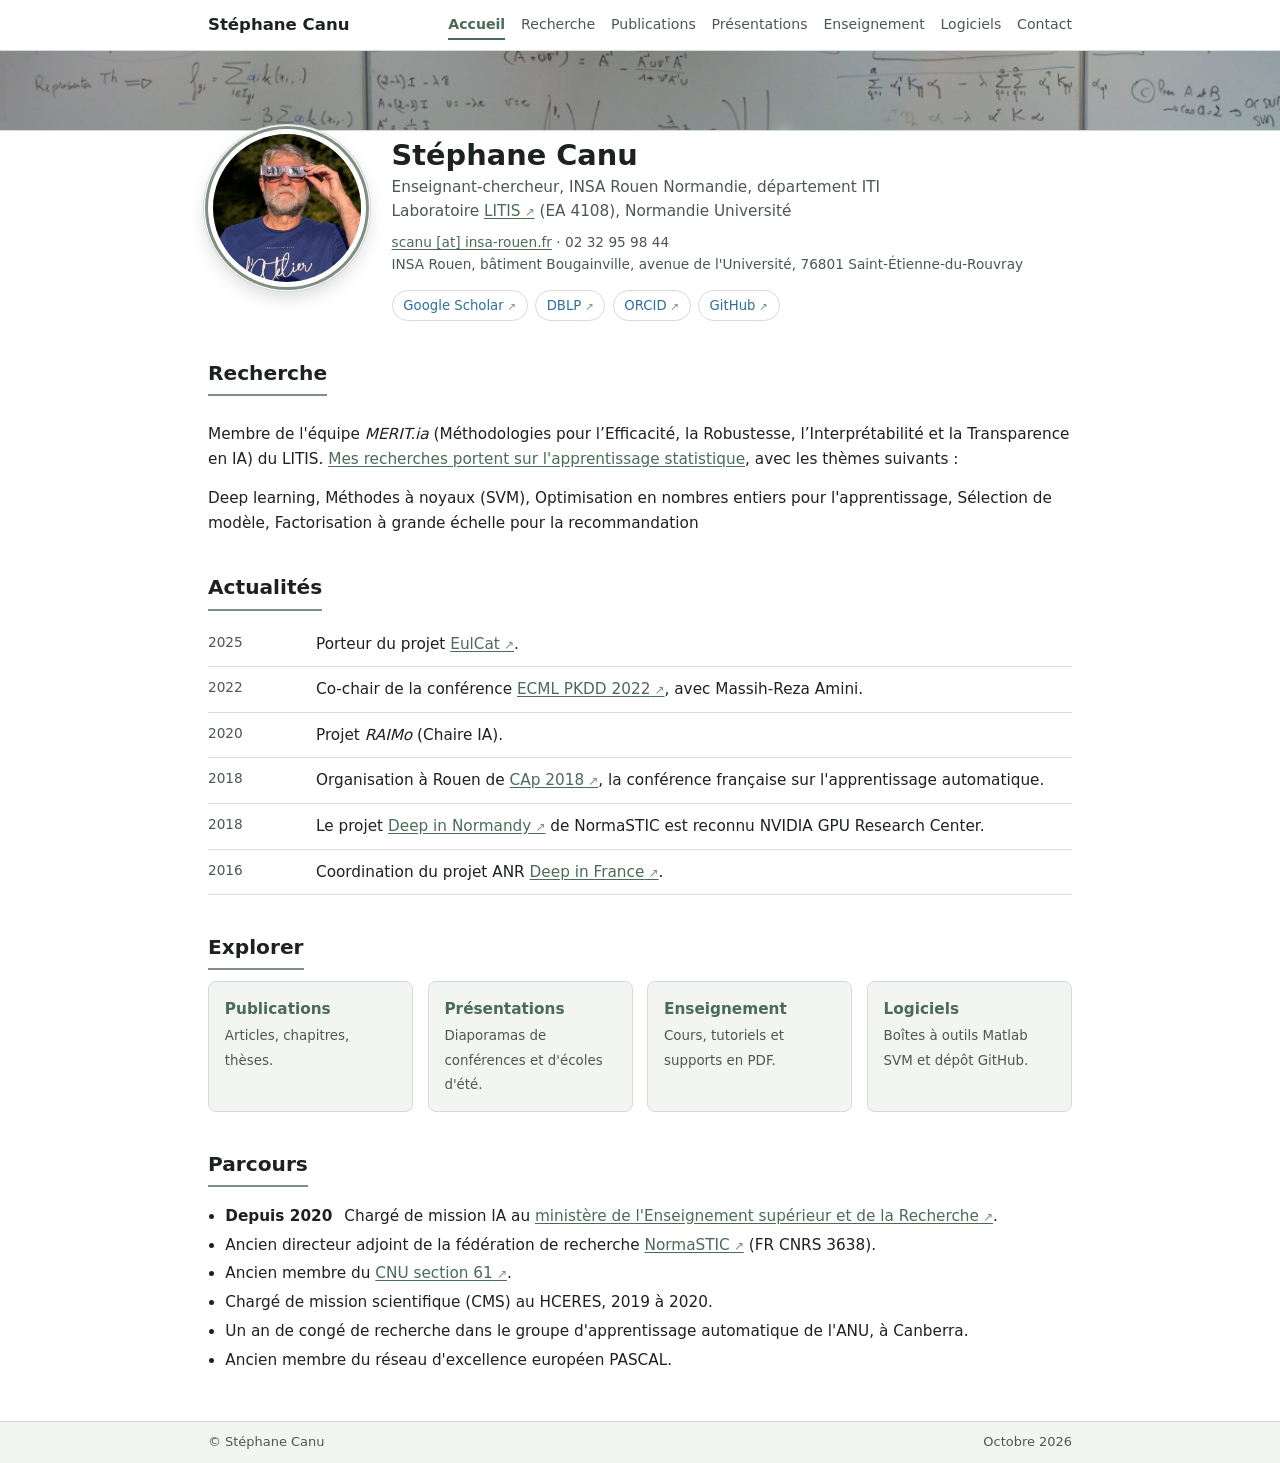
<file: index.html>
<!doctype html>
<html lang="fr">
<head>
  <meta charset="utf-8">
  <meta name="viewport" content="width=device-width, initial-scale=1">
  <title>Stéphane Canu, LITIS, INSA Rouen Normandie</title>
  <meta name="description" content="Page personnelle de Stéphane Canu : apprentissage automatique, méthodes à noyaux, optimisation et deep learning. LITIS, INSA Rouen Normandie.">
  <link rel="stylesheet" href="assets/css/style.css">
</head>
<body>
  <a class="skip" href="#contenu">Aller au contenu</a>

  <header class="site-header">
    <div class="bar">
      <a class="brand" href="index.html">Stéphane Canu</a>
      <nav class="nav" aria-label="Navigation principale">
        <a href="index.html" aria-current="page">Accueil</a>
        <a href="Projets.html">Recherche</a>
        <a href="Publications.html">Publications</a>
        <a href="Presentation.html">Présentations</a>
        <a href="Enseignement.html">Enseignement</a>
        <a href="Software.html">Logiciels</a>
        <a href="Contact.html">Contact</a> 
      </nav>
    </div>
  </header>

  <div class="hero" role="img" aria-label="Équations manuscrites sur un tableau blanc"></div>

  <main id="contenu">
    <div class="identity">
      <img class="portrait" src="assets/img/portrait.jpg" width="480" height="480" alt="Portrait de Stéphane Canu, en plein air, portant des lunettes d'observation solaire">
      <div>
        <h1>Stéphane Canu</h1>
        <p class="role">Enseignant-chercheur, INSA Rouen Normandie, département ITI<br>
          Laboratoire <a href="https://litislab.fr/" target="_blank" rel="noopener">LITIS</a> (EA 4108), Normandie Université</p>
        <p class="contact">
          <a href="mailto:scanu@insa-rouen.fr">scanu [at] insa-rouen.fr</a> · 02 32 95 98 44<br>
          INSA Rouen, bâtiment Bougainville, avenue de l'Université, 76801 Saint-Étienne-du-Rouvray
        </p>
        <ul class="links" aria-label="Profils en ligne">
          <li><a href="https://scholar.google.com/citations?user=PpibCZUAAAAJ&amp;hl=en" target="_blank" rel="noopener">Google Scholar</a></li>
          <li><a href="https://dblp.org/pers/hd/c/Canu:St=eacute=phane" target="_blank" rel="noopener">DBLP</a></li>
          <li><a href="https://orcid.org/0000-0002-7602-4557" target="_blank" rel="noopener">ORCID</a></li>
          <li><a href="https://github.com/StephaneCanu?tab=repositories" target="_blank" rel="noopener">GitHub</a></li>
        </ul>
      </div>
    </div>

    <section aria-labelledby="recherche">
      <h2 id="recherche">Recherche</h2>
      <p>Membre de l'équipe <em>MERIT.ia</em> (Méthodologies pour l’Efficacité, la Robustesse, l’Interprétabilité et la Transparence en IA)
        du LITIS. <a href="Projets.html">Mes recherches portent sur l'apprentissage statistique</a>, avec les thèmes suivants :</p>
Deep learning, Méthodes à noyaux (SVM), Optimisation en nombres entiers pour l'apprentissage, 
      Sélection de modèle, Factorisation à grande échelle pour la recommandation
      
    </section>

    <section aria-labelledby="actualites">
      <h2 id="actualites">Actualités</h2>
      <!-- Prototype : éléments repris de l'ancien site (home.html, Projets.html). Dates, titre et statuts à confirmer par Stéphane. -->
      <ul class="news">
        <li><time>2025</time> <span>Porteur du projet <a href="https://www.eulcatnormandie.fr/" target="_blank" rel="noopener">EulCat</a>.</span></li>
        <li><time>2022</time> <span>Co-chair de la conférence <a href="https://ecmlpkdd.org/2022/" target="_blank" rel="noopener">ECML PKDD 2022</a>, avec Massih-Reza Amini.</span></li>
        <li><time>2020</time><span>Projet <em>RAIMo</em> (Chaire IA).</span></li>
        <li><time>2018</time><span>Organisation à Rouen de <a href="http://cap2018.litislab.fr/" target="_blank" rel="noopener">CAp 2018</a>, la conférence française sur l'apprentissage automatique.</span></li>
        <li><time>2018</time><span>Le projet <a href="http://deep.normastic.fr/" target="_blank" rel="noopener">Deep in Normandy</a> de NormaSTIC est reconnu NVIDIA GPU Research Center.</span></li>
        <li><time>2016</time><span>Coordination du projet ANR <a href="http://www.deepinfrance.fr/" target="_blank" rel="noopener">Deep in France</a>.</span></li>
      </ul>
    </section>

    <section aria-labelledby="rubriques">
      <h2 id="rubriques">Explorer</h2>
      <div class="cards">
        <a class="card" href="Publications.html"><strong>Publications</strong><span>Articles, chapitres, thèses.</span></a>
        <a class="card" href="Presentation.html"><strong>Présentations</strong><span>Diaporamas de conférences et d'écoles d'été.</span></a>
        <a class="card" href="Enseignement.html"><strong>Enseignement</strong><span>Cours, tutoriels et supports en PDF.</span></a>
        <a class="card" href="Software.html"><strong>Logiciels</strong><span>Boîtes à outils Matlab SVM et dépôt GitHub.</span></a>
      </div>
    </section>

    <section aria-labelledby="parcours">
      <h2 id="parcours">Parcours</h2>
      <ul class="tight">
        <li><time>Depuis 2020</time> Chargé de mission IA au <a href="https://www.enseignementsup-recherche.gouv.fr/" target="_blank" rel="noopener">ministère de l'Enseignement supérieur et de la Recherche</a>.</li>
        <li>Ancien directeur adjoint de la fédération de recherche <a href="http://www.normastic.fr/" target="_blank" rel="noopener">NormaSTIC</a> (FR CNRS 3638).</li>
        <li>Ancien membre du <a href="https://www.conseil-national-des-universites.fr/" target="_blank" rel="noopener">CNU section 61</a>.</li>
        <li>Chargé de mission scientifique (CMS) au HCERES, 2019 à 2020.</li>
        <li>Un an de congé de recherche dans le groupe d'apprentissage automatique de l'ANU, à Canberra.</li>
        <li>Ancien membre du réseau d'excellence européen PASCAL.</li>
      </ul>
    </section>
  </main>

  <footer class="site-footer">
    <div class="bar">
      <span>© Stéphane Canu</span>
      <span>Octobre 2026</span>
    </div>
  </footer>
</body>
</html>
</file>
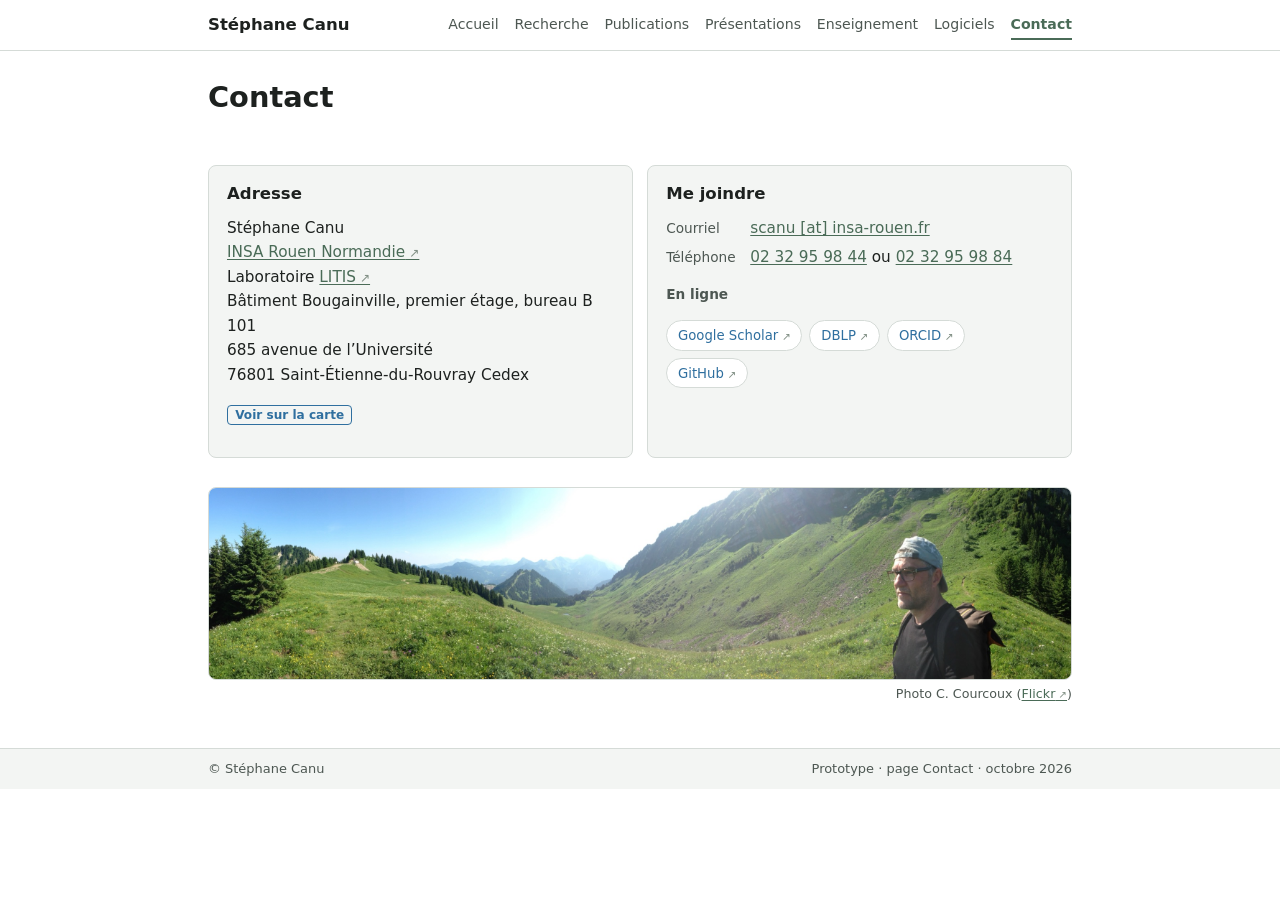
<file: Contact.html>
<!doctype html>
<html lang="fr">
<head>
  <meta charset="utf-8">
  <meta name="viewport" content="width=device-width, initial-scale=1">
  <title>Contact · Stéphane Canu</title>
  <meta name="description" content="Contacter Stéphane Canu : adresse, téléphone et courriel à l'INSA Rouen Normandie, laboratoire LITIS, Saint-Étienne-du-Rouvray.">
  <link rel="stylesheet" href="assets/css/style.css">
</head>
<body>
  <a class="skip" href="#contenu">Aller au contenu</a>

  <header class="site-header">
    <div class="bar">
      <a class="brand" href="index.html">Stéphane Canu</a>
      <nav class="nav" aria-label="Navigation principale">
        <a href="index.html">Accueil</a>
        <a href="Projets.html">Recherche</a>
        <a href="Publications.html">Publications</a>
        <a href="Presentation.html">Présentations</a>
        <a href="Enseignement.html">Enseignement</a>
        <a href="Software.html">Logiciels</a>
        <a href="Contact.html" aria-current="page">Contact</a>
      </nav>
    </div>
  </header>

  <main id="contenu">
    <h1 class="page-title">Contact</h1>

    <div class="contact-grid">
      <section class="card-box" aria-labelledby="adresse">
        <h2 id="adresse">Adresse</h2>
        <address>
          Stéphane Canu<br>
          <a href="https://www.insa-rouen.fr/" target="_blank" rel="noopener">INSA Rouen Normandie</a><br>
          Laboratoire <a href="https://litislab.fr/" target="_blank" rel="noopener">LITIS</a><br>
          Bâtiment Bougainville, premier étage, bureau B 101<br>
          685 avenue de l’Université<br>
          76801 Saint-Étienne-du-Rouvray Cedex
        </address>
        <p><a class="chip" href="https://www.openstreetmap.org/search?query=685%20Avenue%20de%20l%27Universit%C3%A9%2076801%20Saint-%C3%89tienne-du-Rouvray" target="_blank" rel="noopener">Voir sur la carte</a></p>
      </section>

      <section class="card-box" aria-labelledby="joindre">
        <h2 id="joindre">Me joindre</h2>
        <ul class="plain">
          <li><span class="k">Courriel</span> <a href="mailto:scanu@insa-rouen.fr">scanu [at] insa-rouen.fr</a></li>
          <li><span class="k">Téléphone</span> <a href="tel:+33232959844">02 32 95 98 44</a> ou <a href="tel:+33232959884">02 32 95 98 84</a></li>
        </ul>
        <h3>En ligne</h3>
        <ul class="links" aria-label="Profils en ligne">
          <li><a href="https://scholar.google.com/citations?user=PpibCZUAAAAJ&amp;hl=fr" target="_blank" rel="noopener">Google Scholar</a></li>
          <li><a href="https://dblp.org/pers/hd/c/Canu:St=eacute=phane" target="_blank" rel="noopener">DBLP</a></li>
          <li><a href="https://orcid.org/0000-0002-7602-4557" target="_blank" rel="noopener">ORCID</a></li>
          <li><a href="https://github.com/StephaneCanu?tab=repositories" target="_blank" rel="noopener">GitHub</a></li>
        </ul>
      </section>
    </div>

    <figure class="banner">
      <img src="assets/img/bandeau.jpg" width="2400" height="531" loading="lazy" alt="Panorama d’un alpage en été, avec des montagnes au fond">
      <figcaption>Photo C. Courcoux (<a href="https://www.flickr.com/photos/courcoux/" target="_blank" rel="noopener">Flickr</a>)</figcaption>
    </figure>
  </main>

  <footer class="site-footer">
    <div class="bar">
      <span>© Stéphane Canu</span>
      <span>Prototype · page Contact · octobre 2026</span>
    </div>
  </footer>
</body>
</html>
</file>
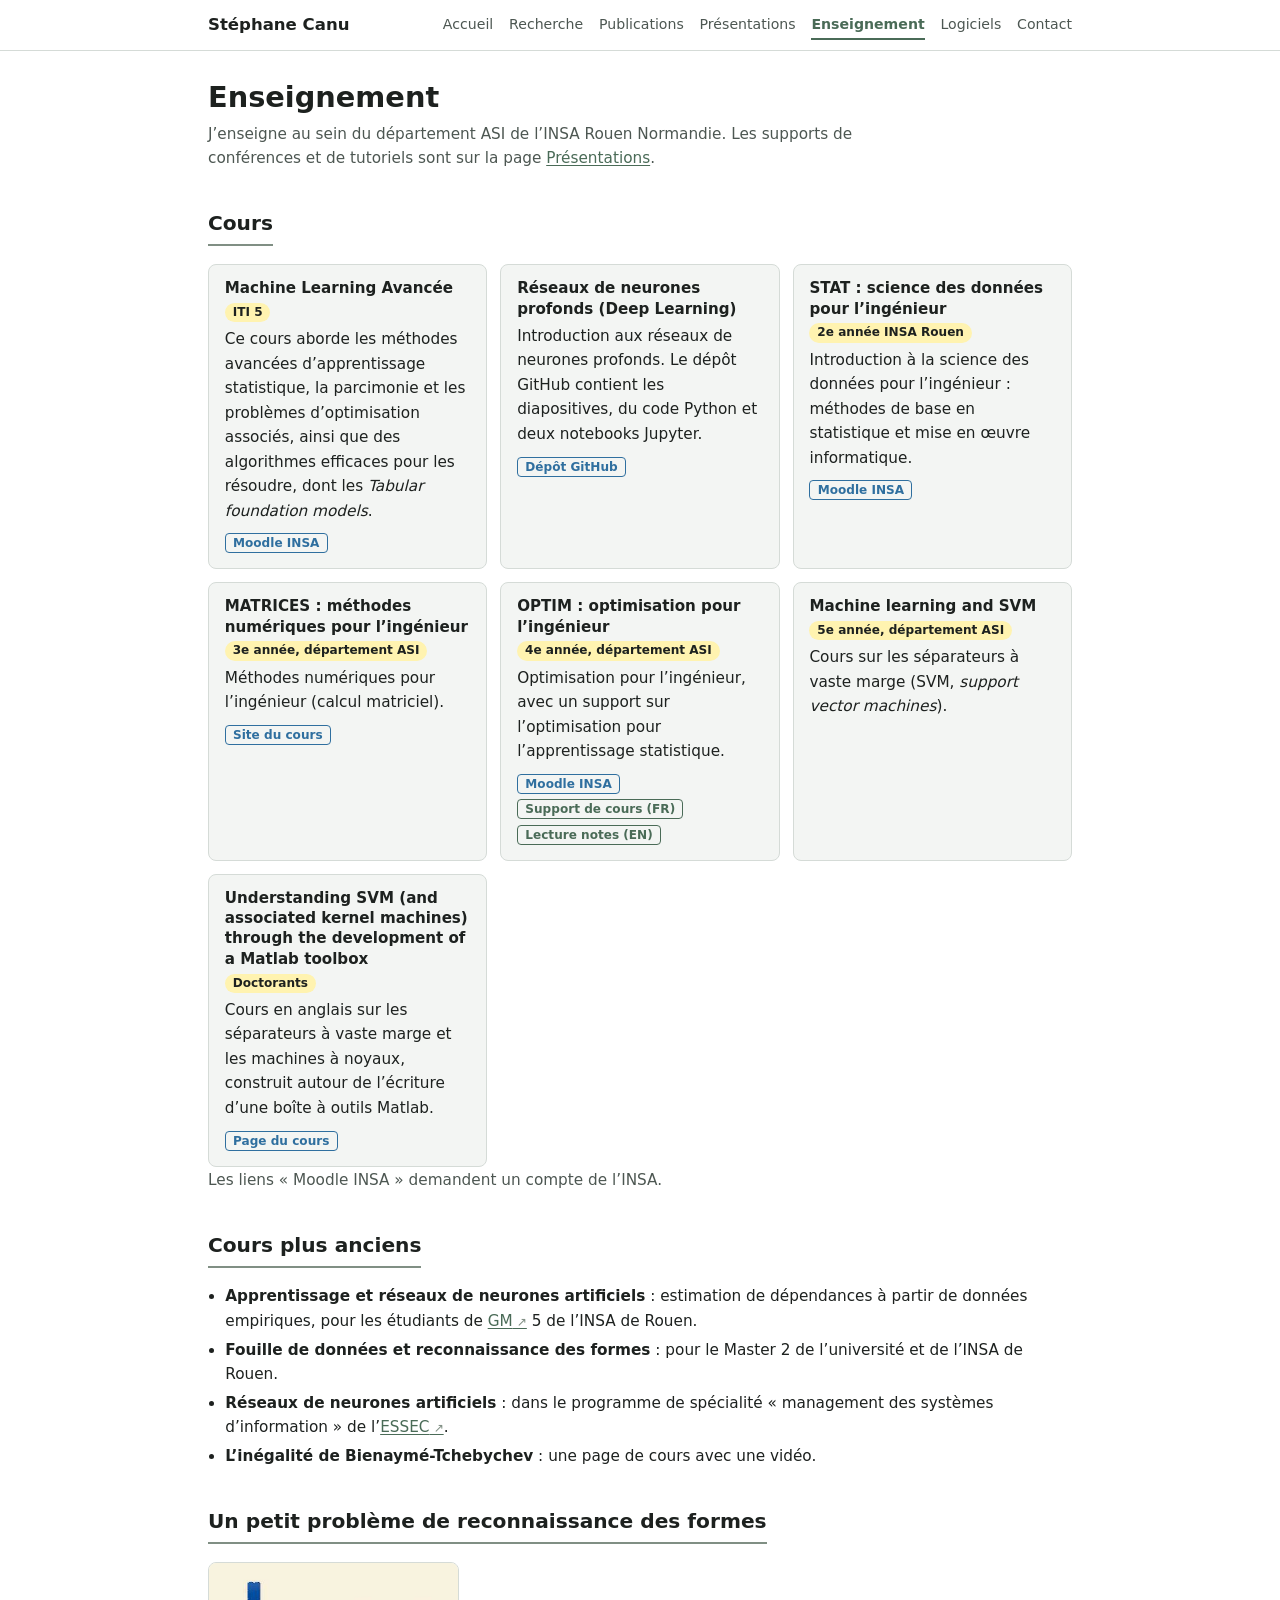
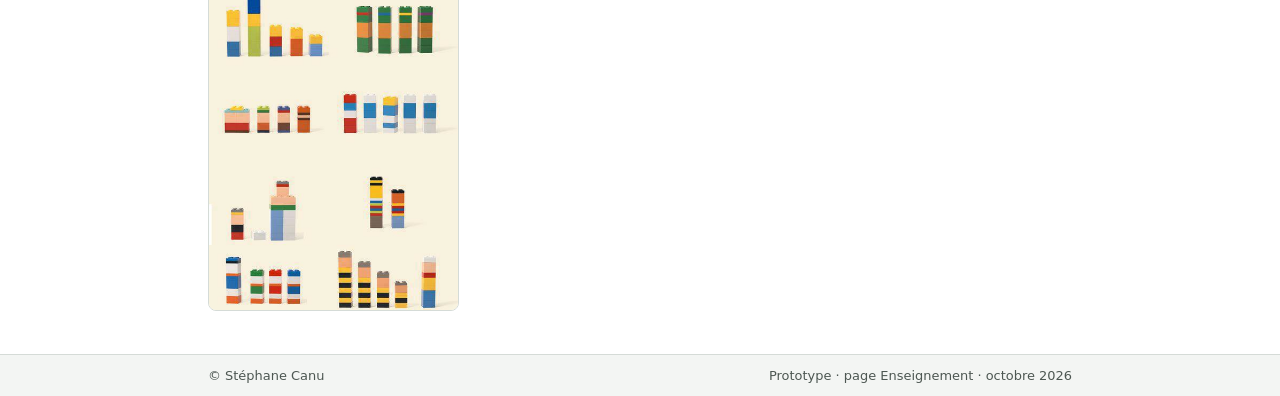
<file: Enseignement.html>
<!doctype html>
<html lang="fr">
<head>
  <meta charset="utf-8">
  <meta name="viewport" content="width=device-width, initial-scale=1">
  <title>Enseignement · Stéphane Canu</title>
  <meta name="description" content="Enseignements de Stéphane Canu à l'INSA Rouen Normandie : deep learning, statistique, calcul matriciel, optimisation, SVM et méthodes à noyaux.">
  <link rel="stylesheet" href="assets/css/style.css">
</head>
<body>
  <a class="skip" href="#contenu">Aller au contenu</a>

  <header class="site-header">
    <div class="bar">
      <a class="brand" href="index.html">Stéphane Canu</a>
      <nav class="nav" aria-label="Navigation principale">
        <a href="index.html">Accueil</a>
        <a href="Projets.html">Recherche</a>
        <a href="Publications.html">Publications</a>
        <a href="Presentation.html">Présentations</a>
        <a href="Enseignement.html" aria-current="page">Enseignement</a>
        <a href="Software.html">Logiciels</a>
        <a href="Contact.html">Contact</a>
      </nav>
    </div>
  </header>

  <main id="contenu">
    <h1 class="page-title">Enseignement</h1>
    <p class="lead">J’enseigne au sein du département ASI de l’INSA Rouen Normandie. Les supports de conférences et de tutoriels sont sur la page <a href="Presentation.html#cours">Présentations</a>.</p>

    <section aria-labelledby="actuels">
      <h2 id="actuels">Cours</h2>
      <ul class="courses">
        <li class="course">
          <div class="course-head"><h3>Machine Learning Avancée</h3><span class="level">ITI 5</span></div>
          <p>Ce cours aborde les méthodes avancées d’apprentissage statistique, la parcimonie et les problèmes d’optimisation associés, ainsi que des algorithmes efficaces pour les résoudre, dont les <em>Tabular foundation models</em>.</p>
          <p class="chips"><a class="chip" href="https://moodle.insa-rouen.fr/course/view.php?id=848" target="_blank" rel="noopener">Moodle INSA</a></p>
        </li>
        <li class="course">
          <div class="course-head"><h3>Réseaux de neurones profonds (Deep Learning)</h3></div>
          <p>Introduction aux réseaux de neurones profonds. Le dépôt GitHub contient les diapositives, du code Python et deux notebooks Jupyter.</p>
          <p class="chips"><a class="chip" href="https://github.com/StephaneCanu/Deep_learning_lecture" target="_blank" rel="noopener">Dépôt GitHub</a></p>
        </li>
        <li class="course">
          <div class="course-head"><h3>STAT : science des données pour l’ingénieur</h3><span class="level">2e année INSA Rouen</span></div>
          <p>Introduction à la science des données pour l’ingénieur : méthodes de base en statistique et mise en œuvre informatique.</p>
          <p class="chips"><a class="chip" href="https://moodle.insa-rouen.fr/course/view.php?id=169" target="_blank" rel="noopener">Moodle INSA</a></p>
        </li>
        <li class="course">
          <div class="course-head"><h3>MATRICES : méthodes numériques pour l’ingénieur</h3><span class="level">3e année, département ASI</span></div>
          <p>Méthodes numériques pour l’ingénieur (calcul matriciel).</p>
          <p class="chips"><a class="chip" href="http://sites.google.com/site/ananuminsa/" target="_blank" rel="noopener">Site du cours</a></p>
        </li>
        <li class="course">
          <div class="course-head"><h3>OPTIM : optimisation pour l’ingénieur</h3><span class="level">4e année, département ASI</span></div>
          <p>Optimisation pour l’ingénieur, avec un support sur l’optimisation pour l’apprentissage statistique.</p>
          <p class="chips"><a class="chip" href="https://moodle.insa-rouen.fr/course/view.php?id=124" target="_blank" rel="noopener">Moodle INSA</a> <a class="pdf" href="JES2016utf8_Partie5.pdf">Support de cours (FR)</a> <a class="pdf" href="chapitreoptim.pdf">Lecture notes (EN)</a></p>
        </li>
        <li class="course">
          <div class="course-head"><h3>Machine learning and SVM</h3><span class="level">5e année, département ASI</span></div>
          <p>Cours sur les séparateurs à vaste marge (SVM, <em>support vector machines</em>).</p>
        </li>
        <li class="course">
          <div class="course-head"><h3>Understanding SVM (and associated kernel machines) through the development of a Matlab toolbox</h3><span class="level">Doctorants</span></div>
          <p>Cours en anglais sur les séparateurs à vaste marge et les machines à noyaux, construit autour de l’écriture d’une boîte à outils Matlab.</p>
          <p class="chips"><a class="chip" href="Practical_SVM.html">Page du cours</a></p>
        </li>
      </ul>
      <p class="muted">Les liens « Moodle INSA » demandent un compte de l’INSA.</p>
    </section>

    <section aria-labelledby="anciens">
      <h2 id="anciens">Cours plus anciens</h2>
      <ul class="tight">
        <li><strong>Apprentissage et réseaux de neurones artificiels</strong> : estimation de dépendances à partir de données empiriques, pour les étudiants de <a href="http://gm.insa-rouen.fr/" target="_blank" rel="noopener">GM</a> 5 de l’INSA de Rouen.</li>
        <li><strong>Fouille de données et reconnaissance des formes</strong> : pour le Master 2 de l’université et de l’INSA de Rouen.</li>
        <li><strong>Réseaux de neurones artificiels</strong> : dans le programme de spécialité « management des systèmes d’information » de l’<a href="http://www.essec.fr/" target="_blank" rel="noopener">ESSEC</a>.</li>
        <li><strong>L’inégalité de Bienaymé-Tchebychev</strong> : une page de cours avec une vidéo.</li>
      </ul>
    </section>

    <section aria-labelledby="enigme">
      <h2 id="enigme">Un petit problème de reconnaissance des formes</h2>
      <figure class="puzzle">
        <img src="RDF_fr.jpg" width="251" height="350" loading="lazy" alt="Des piles de briques de couleur, regroupées par familles, représentent des personnages de dessins animés : à quelles classes appartiennent-ils ?">
      </figure>
    </section>
  </main>

  <footer class="site-footer">
    <div class="bar">
      <span>© Stéphane Canu</span>
      <span>Prototype · page Enseignement · octobre 2026</span>
    </div>
  </footer>
</body>
</html>
</file>
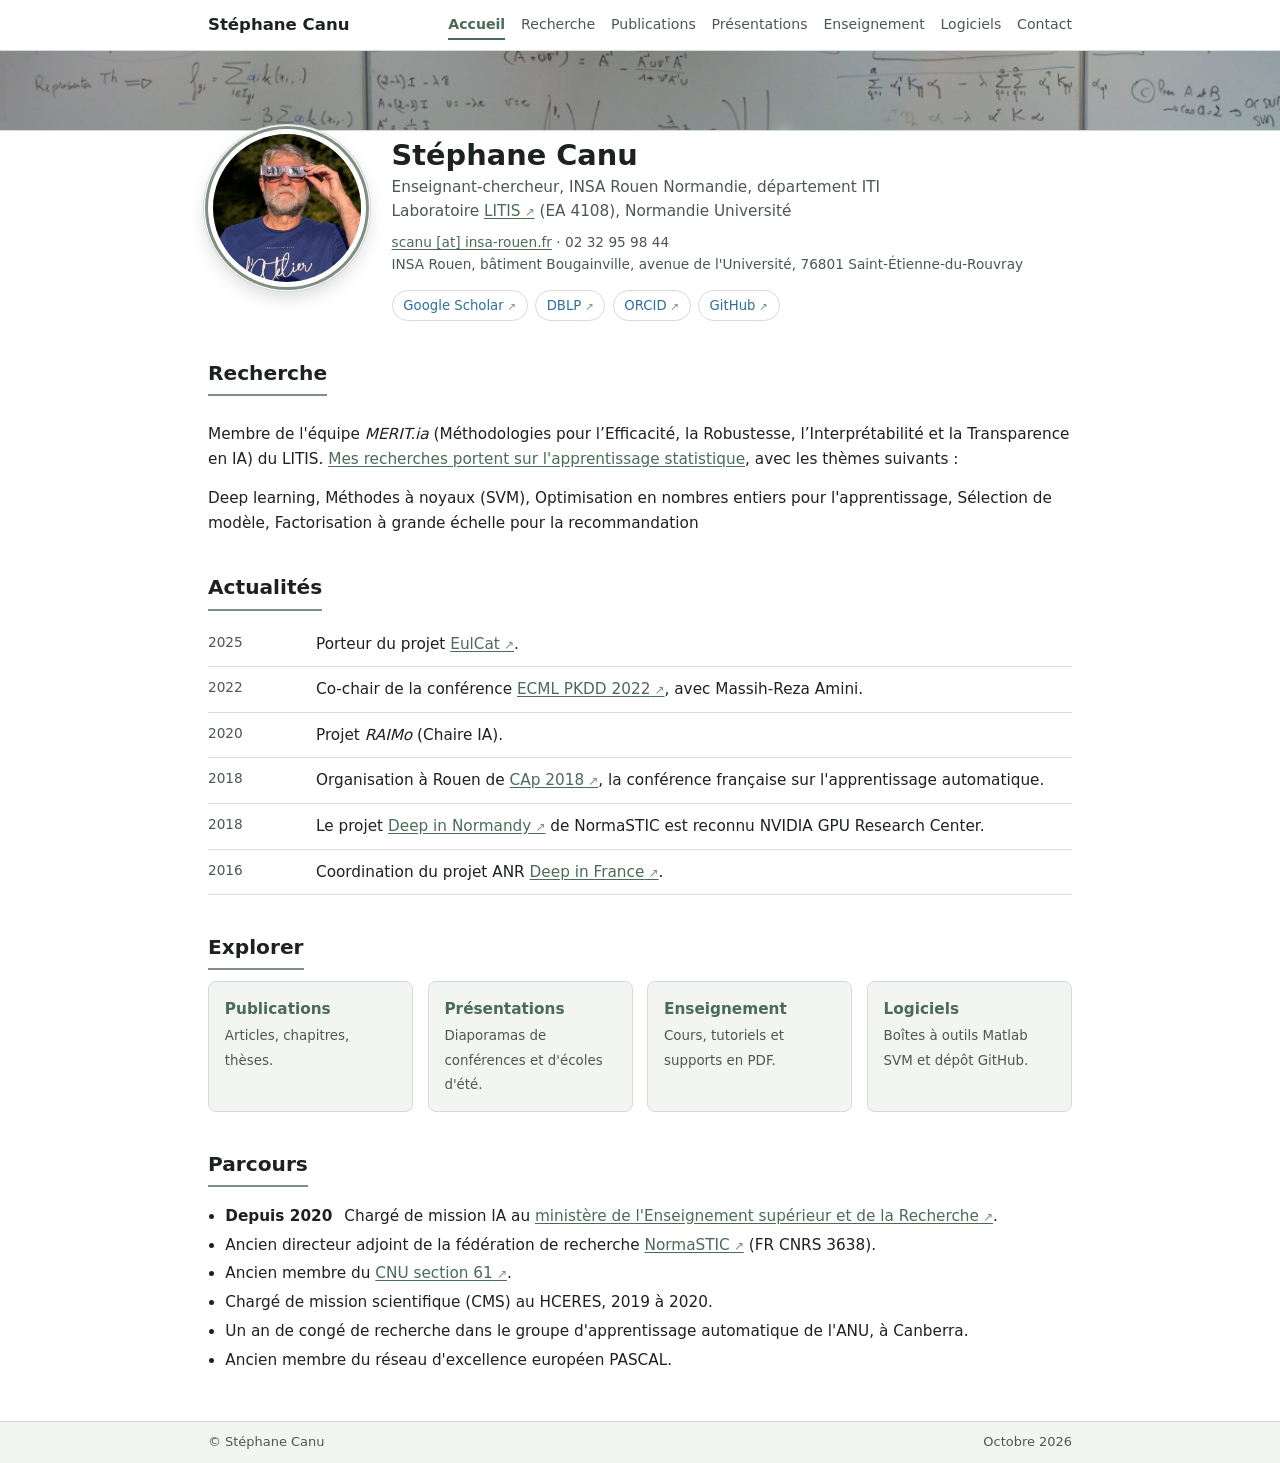
<file: home.html>
<!doctype html>
<html lang="fr">
<head>
  <meta charset="utf-8">
  <meta name="viewport" content="width=device-width, initial-scale=1">
  <meta http-equiv="refresh" content="0; url=index.html">
  <link rel="canonical" href="index.html">
  <title>Stéphane Canu</title>
</head>
<body>
  <p>Cette page a déménagé : <a href="index.html">Stéphane Canu, page d’accueil</a>.</p>
</body>
</html>
</file>
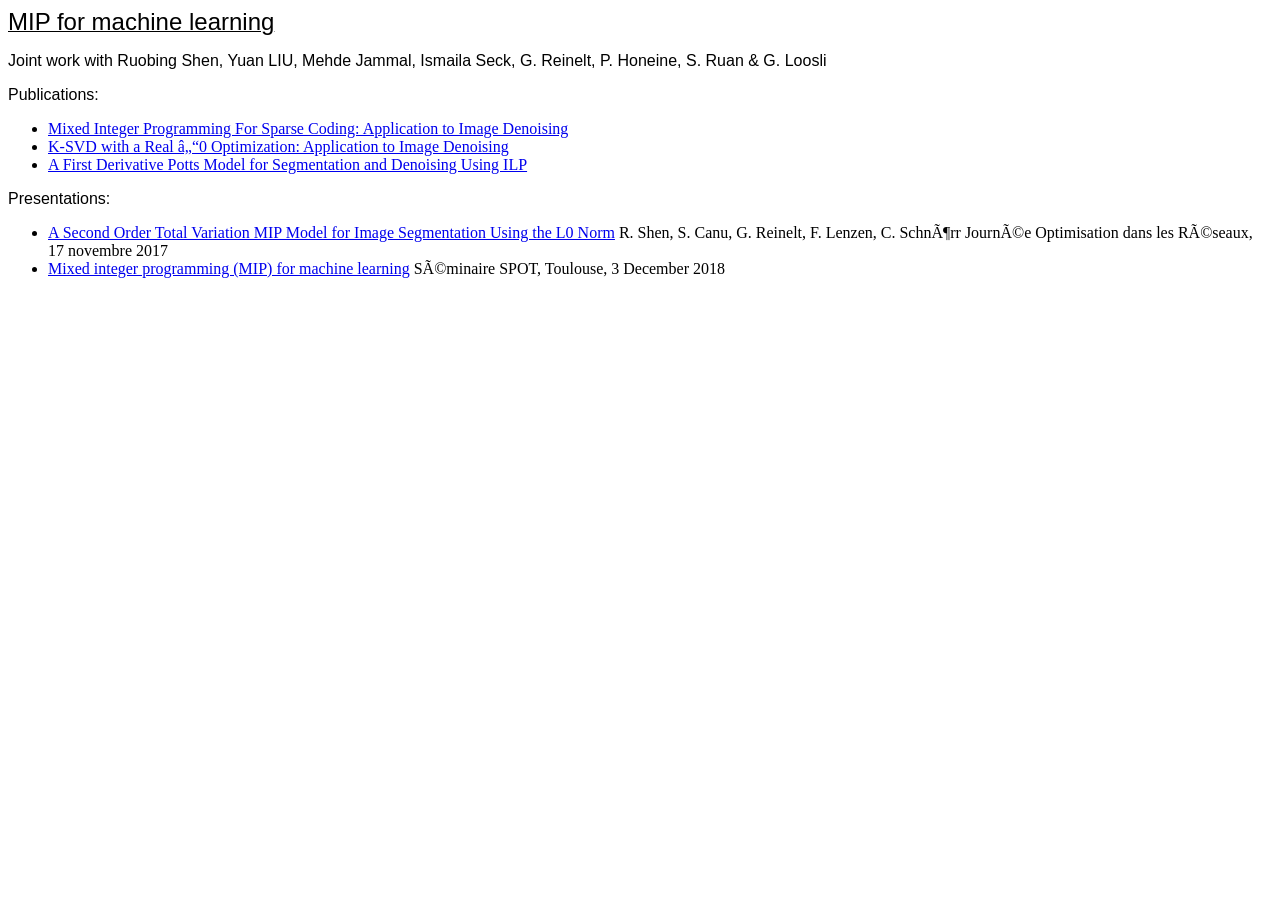
<file: MIP.html>
<!DOCTYPE html PUBLIC "-//w3c//dtd html 4.0 transitional//en">
<html>
<head>
  <meta http-equiv="Content-Type"
 content="text/html; charset=iso-8859-1">
  <meta http-equiv="CONTENT-TYPE"
 content="text/html; charset=iso-8859-1">
  <meta name="GENERATOR"
 content="Mozilla/4.7 [fr] (Win98; I) [Netscape]">
  <meta name="CREATED" content="20010215;14430100">
  <meta name="CHANGED" content="20010305;16214100">
  <title>St&eacute;phane Canu, Enseignements </title>
  <style>
	<!--
		.style1 {font-family: Arial, Helvetica, sans-serif}
		ADDRESS { color: #000000 }
		TD P { color: #000000 }
		P { color: #000000 }
		A:visited { color: #808f84 }
	-->
	</style>
</head>
<body style="color: rgb(0, 0, 0); background-color: rgb(255, 255, 255);"
 vlink="#808f84"; font-family: Arial, Helvetica, sans-serif>


<p class="style1"><u><font size="+2">MIP for machine learning</font></u> 
<div style="margin-bottom: 0cm;">

 <p class="style1"> 
 	 Joint work with  
 	 Ruobing Shen,
 	  Yuan LIU, 
 	  Mehde Jammal, Ismaila Seck,
 	   G. Reinelt, P. Honeine, S. Ruan & G. Loosli  
 </p>    

    
  <p class="style1">Publications: 	
 <ul> 
 	<li>  <a
		href="https://ieeexplore.ieee.org/abstract/document/8630578", target="_blank">Mixed Integer Programming For Sparse Coding: Application to Image Denoising</a>
 <li>  <a
 		href="https://ieeexplore.ieee.org/abstract/document/8517064", target="_blank"> K-SVD with a Real  ℓ0 Optimization: Application to Image Denoising </a>
<li>   <a
		href="https://link.springer.com/chapter/10.1007/978-3-319-89920-6_8", target="_blank">A First Derivative Potts Model for Segmentation and Denoising Using ILP</a>
</ul> 
</p>

 <p class="style1">Presentations: 	
	<ul> 
		<li>  <a
				href="http://asi.insa-rouen.fr/~scanu/Main_MIP_TV2D.pdf", target="_blank">A Second Order Total Variation MIP Model for Image Segmentation Using the L0 Norm</a>
R. Shen, S. Canu, G. Reinelt, F. Lenzen, C. Schnörr
Journée Optimisation dans les Réseaux, 17 novembre 2017
		<li>  <a
		href="http://asi.insa-rouen.fr/~scanu/Main_MIP_Rouen_2019.pdf", target="_blank">Mixed integer programming (MIP) for machine learning</a>
Séminaire SPOT, Toulouse, 3 December  2018
				</ul> 
			</p>
			
</body>
</html>
</file>
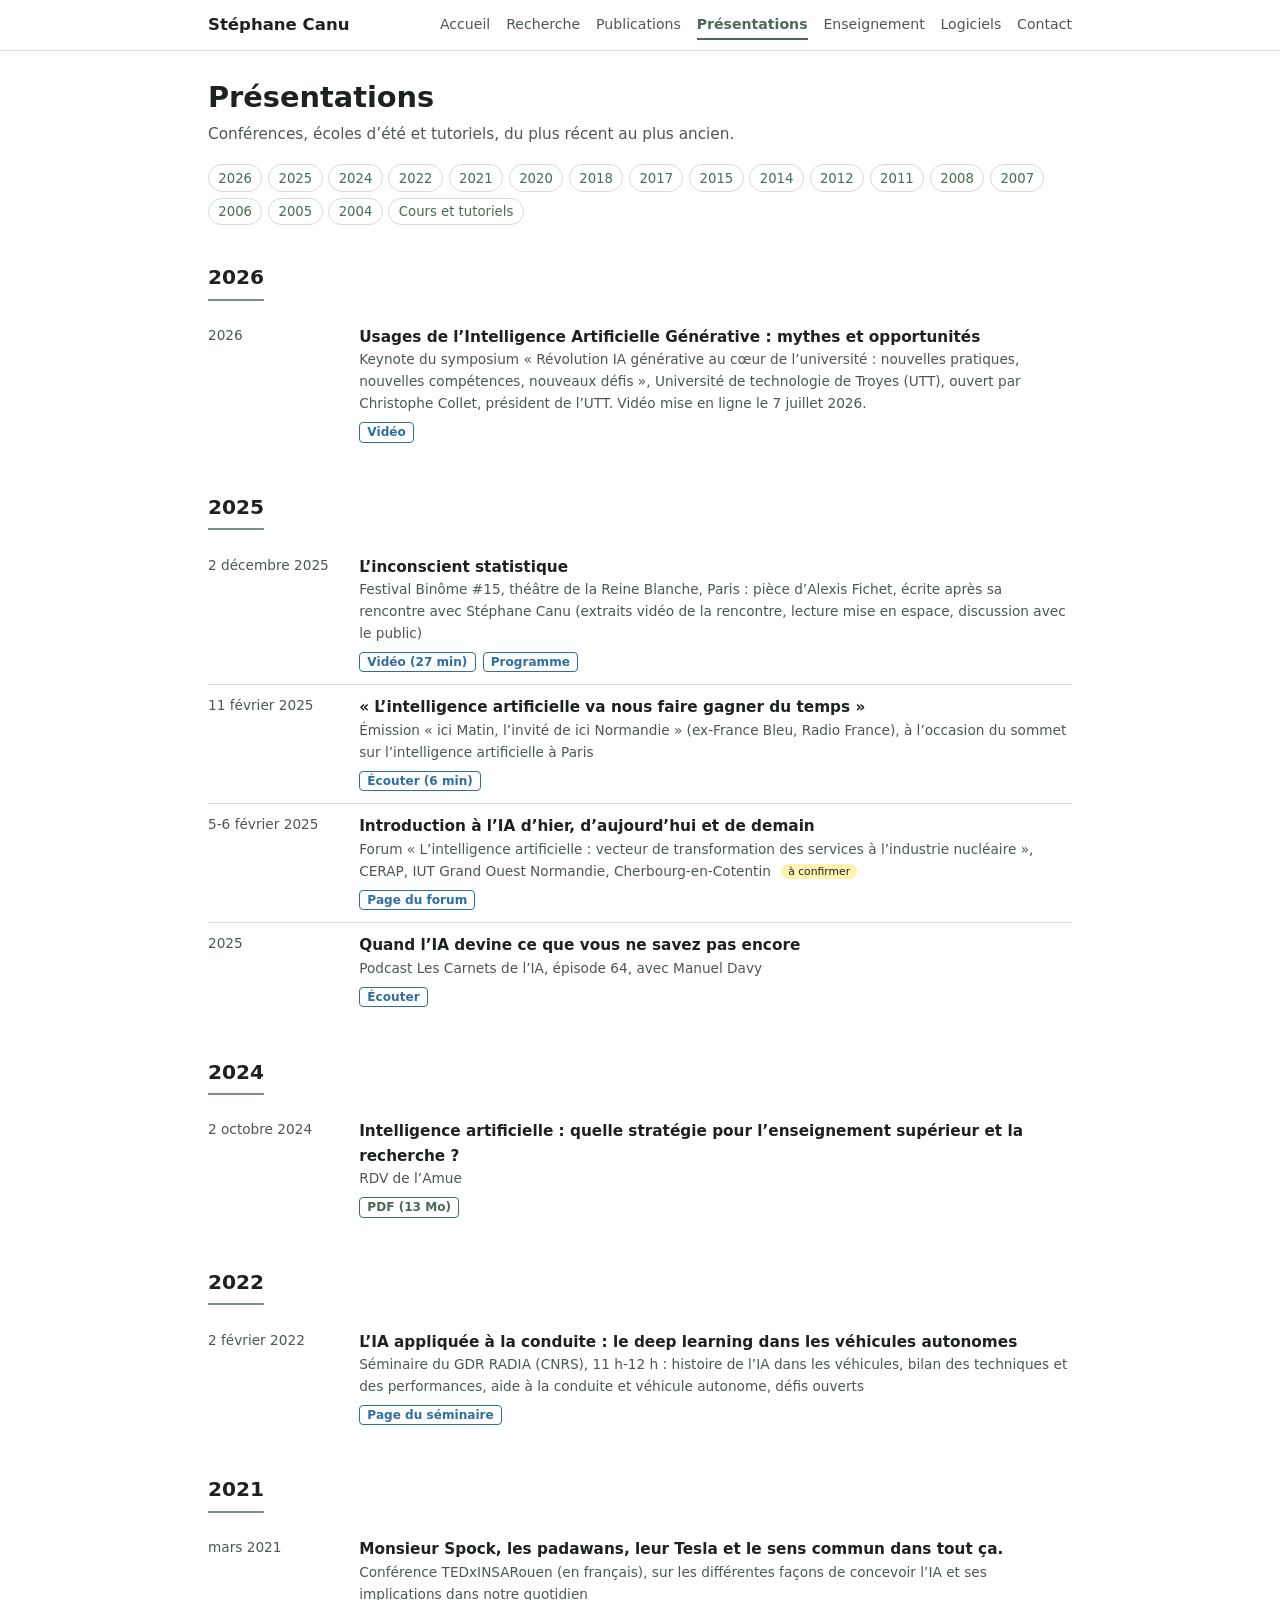
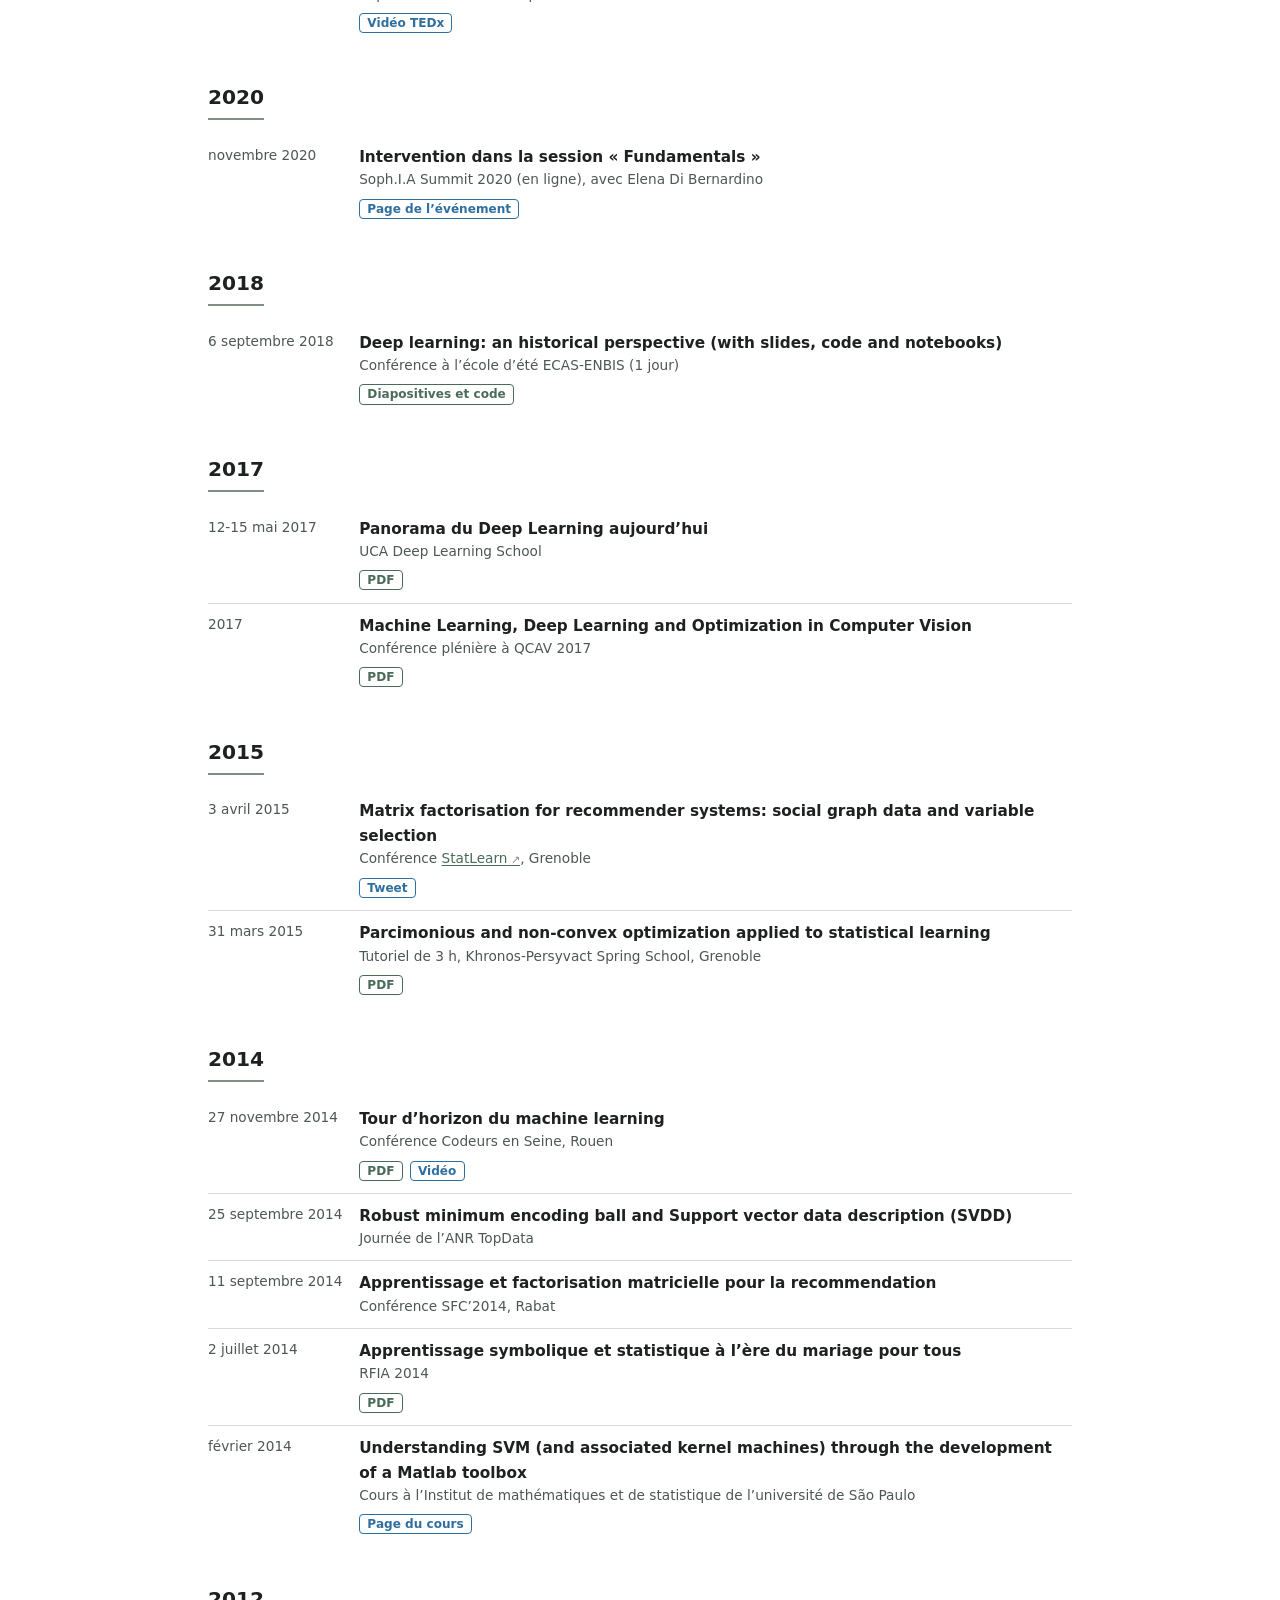
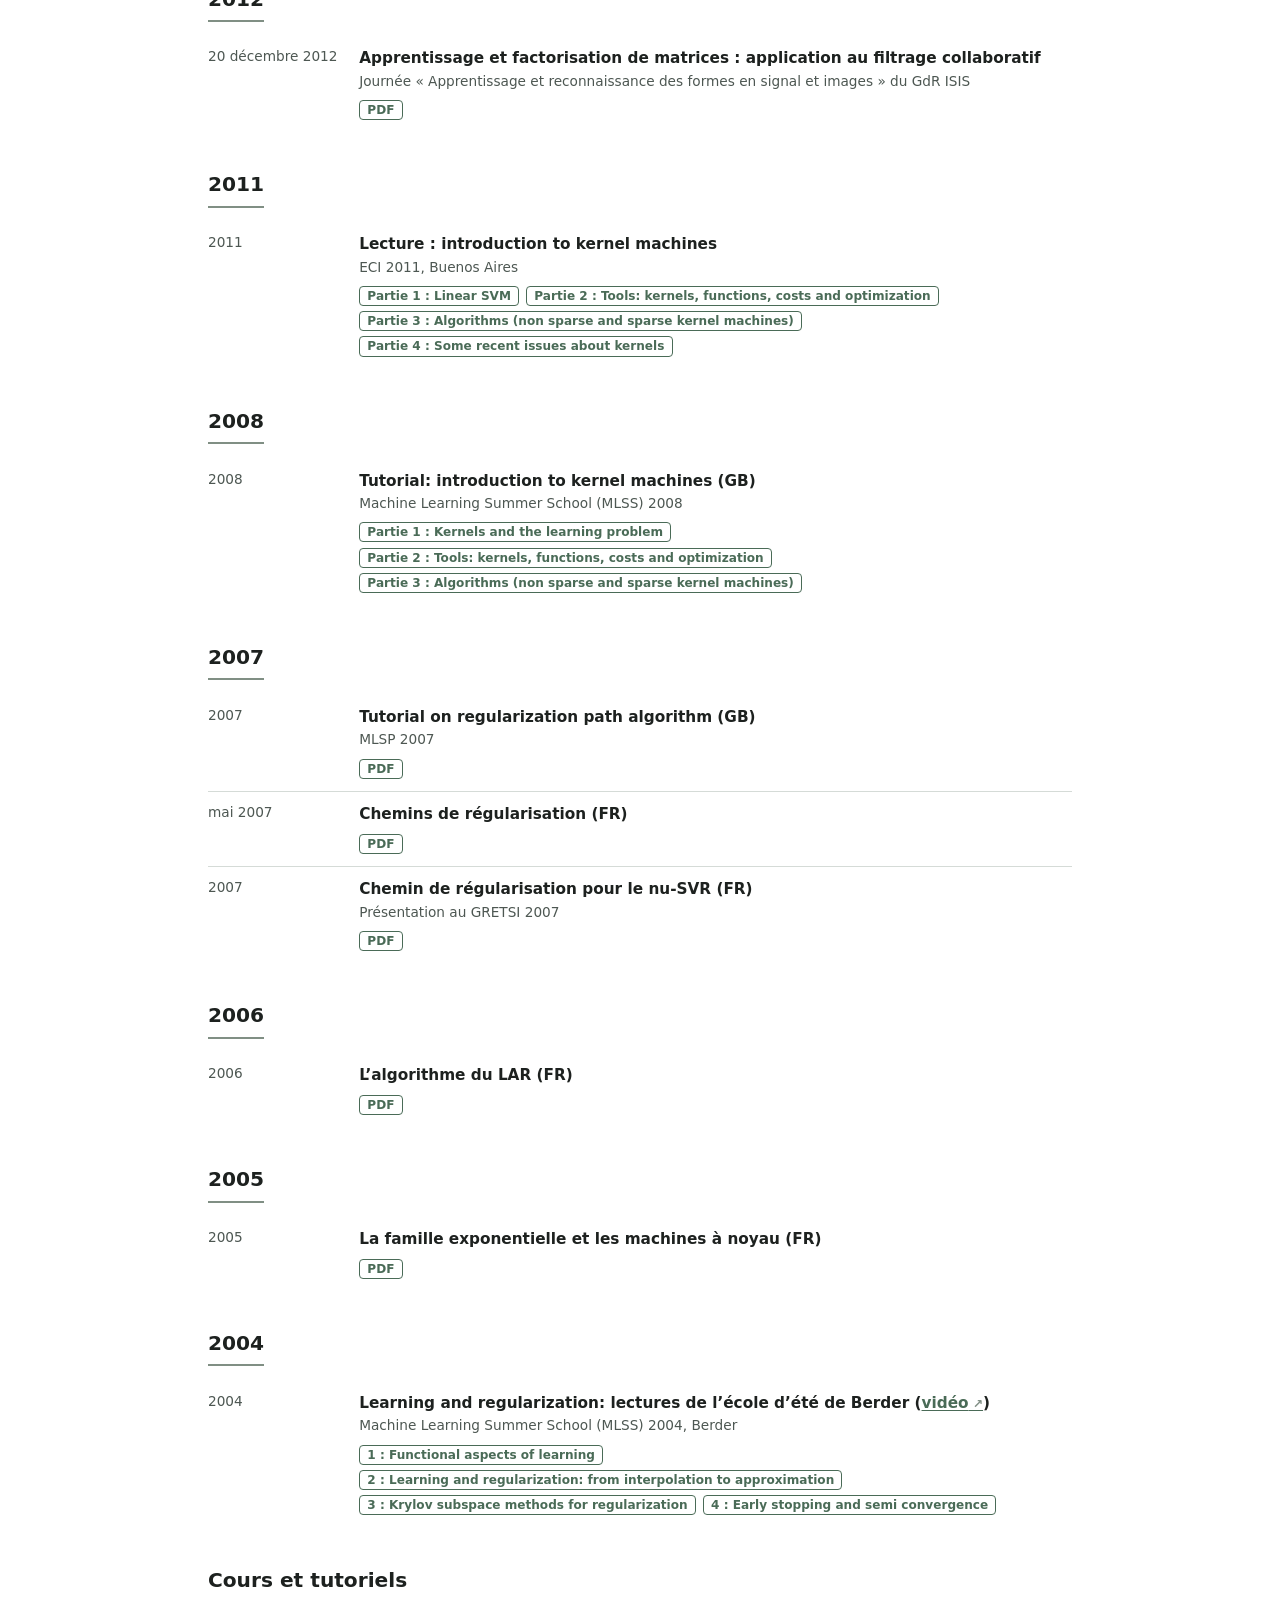
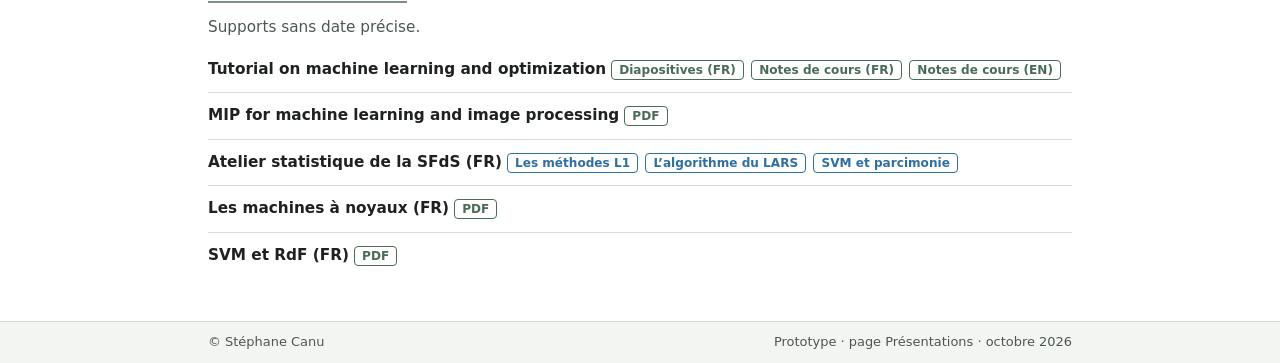
<file: Presentation.html>
<!doctype html>
<html lang="fr">
<head>
  <meta charset="utf-8">
  <meta name="viewport" content="width=device-width, initial-scale=1">
  <title>Présentations · Stéphane Canu</title>
  <meta name="description" content="Présentations, conférences, tutoriels et cours de Stéphane Canu : deep learning, méthodes à noyaux, optimisation, factorisation de matrices.">
  <link rel="stylesheet" href="assets/css/style.css">
</head>
<body>
  <a class="skip" href="#contenu">Aller au contenu</a>

  <header class="site-header">
    <div class="bar">
      <a class="brand" href="index.html">Stéphane Canu</a>
      <nav class="nav" aria-label="Navigation principale">
        <a href="index.html">Accueil</a>
        <a href="Projets.html">Recherche</a>
        <a href="Publications.html">Publications</a>
        <a href="Presentation.html" aria-current="page">Présentations</a>
        <a href="Enseignement.html">Enseignement</a>
        <a href="Software.html">Logiciels</a>
        <a href="Contact.html">Contact</a>
      </nav>
    </div>
  </header>

  <main id="contenu">
    <h1 class="page-title">Présentations</h1>
    <p class="lead">Conférences, écoles d’été et tutoriels, du plus récent au plus ancien.</p>

    <nav class="yearnav" aria-label="Aller à une année">
      <ul><li><a href="#y2026">2026</a></li><li><a href="#y2025">2025</a></li><li><a href="#y2024">2024</a></li><li><a href="#y2022">2022</a></li><li><a href="#y2021">2021</a></li><li><a href="#y2020">2020</a></li><li><a href="#y2018">2018</a></li><li><a href="#y2017">2017</a></li><li><a href="#y2015">2015</a></li><li><a href="#y2014">2014</a></li><li><a href="#y2012">2012</a></li><li><a href="#y2011">2011</a></li><li><a href="#y2008">2008</a></li><li><a href="#y2007">2007</a></li><li><a href="#y2006">2006</a></li><li><a href="#y2005">2005</a></li><li><a href="#y2004">2004</a></li><li><a href="#cours">Cours et tutoriels</a></li></ul>
    </nav>

    <section id="y2026" class="year" aria-labelledby="h-y2026">
      <h2 id="h-y2026">2026</h2>
      <ul class="talks">
        <li><time>2026</time><div><strong>Usages de l’Intelligence Artificielle Générative : mythes et opportunités</strong> <span class="where">Keynote du symposium « Révolution IA générative au cœur de l’université : nouvelles pratiques, nouvelles compétences, nouveaux défis », Université de technologie de Troyes (UTT), ouvert par Christophe Collet, président de l’UTT. Vidéo mise en ligne le 7 juillet 2026.</span> <span class="chips"><a class="chip" href="https://www.youtube.com/watch?v=RpDImP72zbs" target="_blank" rel="noopener">Vidéo</a></span></div></li>
      </ul>
    </section>

    <section id="y2025" class="year" aria-labelledby="h-y2025">
      <h2 id="h-y2025">2025</h2>
      <ul class="talks">
        <li><time>2 décembre 2025</time><div><strong>L’inconscient statistique</strong> <span class="where">Festival Binôme #15, théâtre de la Reine Blanche, Paris : pièce d’Alexis Fichet, écrite après sa rencontre avec Stéphane Canu (extraits vidéo de la rencontre, lecture mise en espace, discussion avec le public)</span> <span class="chips"><a class="chip" href="https://vimeo.com/1197789281" target="_blank" rel="noopener">Vidéo (27 min)</a> <a class="chip" href="https://www.reineblanche.com/calendrier/theatre/festival-binome-15" target="_blank" rel="noopener">Programme</a></span></div></li>
        <li><time>11 février 2025</time><div><strong>« L’intelligence artificielle va nous faire gagner du temps »</strong> <span class="where">Émission « ici Matin, l’invité de ici Normandie » (ex-France Bleu, Radio France), à l’occasion du sommet sur l’intelligence artificielle à Paris</span> <span class="chips"><a class="chip" href="https://www.radiofrance.fr/francebleu/podcasts/ici-matin-l-invite-de-ici-normandie/l-intelligence-artificielle-va-nous-faire-gagner-du-temps-decrypte-stephane-canu-professeur-a-l-insa-de-rouen-9297570" target="_blank" rel="noopener">Écouter (6 min)</a></span></div></li>
        <li><time>5-6 février 2025</time><div><strong>Introduction à l’IA d’hier, d’aujourd’hui et de demain</strong> <span class="where">Forum « L’intelligence artificielle : vecteur de transformation des services à l’industrie nucléaire », CERAP, IUT Grand Ouest Normandie, Cherbourg-en-Cotentin <span class="badge">à confirmer</span></span> <span class="chips"><a class="chip" href="https://www.cerap.fr/en/article/artificial-intelligence-a-driver-of-transformation-in-services-for-the-nuclear-industry.html" target="_blank" rel="noopener">Page du forum</a></span></div></li>
        <li><time>2025</time><div><strong>Quand l’IA devine ce que vous ne savez pas encore</strong> <span class="where">Podcast Les Carnets de l’IA, épisode 64, avec Manuel Davy</span> <span class="chips"><a class="chip" href="https://smartlink.ausha.co/les-carnets-de-l-ia/64-stephane-canu-quand-l-ia-devine-ce-que-vous-ne-savez-pas-encore" target="_blank" rel="noopener">Écouter</a></span></div></li>
      </ul>
    </section>

    <section id="y2024" class="year" aria-labelledby="h-y2024">
      <h2 id="h-y2024">2024</h2>
      <ul class="talks">
        <li><time>2 octobre 2024</time><div><strong>Intelligence artificielle : quelle stratégie pour l’enseignement supérieur et la recherche ?</strong> <span class="where">RDV de l’Amue</span> <span class="chips"><a class="pdf" href="https://www.amue.fr/fileadmin/amue/RDV_Amue/Stephane_Canu_-_Strategie__IA_de_l_ESR_2octobre2024.pdf" target="_blank" rel="noopener">PDF (13 Mo)</a></span></div></li>
      </ul>
    </section>

    <section id="y2022" class="year" aria-labelledby="h-y2022">
      <h2 id="h-y2022">2022</h2>
      <ul class="talks">
        <li><time>2 février 2022</time><div><strong>L’IA appliquée à la conduite : le deep learning dans les véhicules autonomes</strong> <span class="where">Séminaire du GDR RADIA (CNRS), 11 h-12 h : histoire de l’IA dans les véhicules, bilan des techniques et des performances, aide à la conduite et véhicule autonome, défis ouverts</span> <span class="chips"><a class="chip" href="https://gdr-radia.cnrs.fr/event/stephane-canu-lia-appliquee-a-la-conduite-le-deep-learning-dans-les-vehicules-autonomes/" target="_blank" rel="noopener">Page du séminaire</a></span></div></li>
      </ul>
    </section>

    <section id="y2021" class="year" aria-labelledby="h-y2021">
      <h2 id="h-y2021">2021</h2>
      <ul class="talks">
        <li><time>mars 2021</time><div><strong>Monsieur Spock, les padawans, leur Tesla et le sens commun dans tout ça.</strong> <span class="where">Conférence TEDxINSARouen (en français), sur les différentes façons de concevoir l’IA et ses implications dans notre quotidien</span> <span class="chips"><a class="chip" href="https://www.ted.com/talks/stephane_canu_monsieur_spock_les_padawans_leur_tesla_et_le_sens_commun_dans_tout_ca" target="_blank" rel="noopener">Vidéo TEDx</a></span></div></li>
      </ul>
    </section>

    <section id="y2020" class="year" aria-labelledby="h-y2020">
      <h2 id="h-y2020">2020</h2>
      <ul class="talks">
        <li><time>novembre 2020</time><div><strong>Intervention dans la session « Fundamentals »</strong> <span class="where">Soph.I.A Summit 2020 (en ligne), avec Elena Di Bernardino</span> <span class="chips"><a class="chip" href="https://univ-cotedazur.fr/sophia-summit/sophia-summit-2020" target="_blank" rel="noopener">Page de l’événement</a></span></div></li>
      </ul>
    </section>

    <section id="y2018" class="year" aria-labelledby="h-y2018">
      <h2 id="h-y2018">2018</h2>
      <ul class="talks">
        <li><time>6 septembre 2018</time><div><strong>Deep learning: an historical perspective (with slides, code and notebooks)</strong> <span class="where">Conférence à l’école d’été ECAS-ENBIS (1 jour)</span> <span class="chips"><a class="pdf" href="https://github.com/StephaneCanu/Deep_learning_lecture" target="_blank" rel="noopener">Diapositives et code</a></span></div></li>
      </ul>
    </section>

    <section id="y2017" class="year" aria-labelledby="h-y2017">
      <h2 id="h-y2017">2017</h2>
      <ul class="talks">
        <li><time>12-15 mai 2017</time><div><strong>Panorama du Deep Learning aujourd’hui</strong> <span class="where">UCA Deep Learning School</span> <span class="chips"><a class="pdf" href="Cours_nice_Deep_2017.pdf">PDF</a></span></div></li>
        <li><time>2017</time><div><strong>Machine Learning, Deep Learning and Optimization in Computer Vision</strong> <span class="where">Conférence plénière à QCAV 2017</span> <span class="chips"><a class="pdf" href="http://www.tc-iaip.org/qcav/2017/files/QCAV2017_PlenaryTalk2.pdf" target="_blank" rel="noopener">PDF</a></span></div></li>
      </ul>
    </section>

    <section id="y2015" class="year" aria-labelledby="h-y2015">
      <h2 id="h-y2015">2015</h2>
      <ul class="talks">
        <li><time>3 avril 2015</time><div><strong>Matrix factorisation for recommender systems: social graph data and variable selection</strong> <span class="where">Conférence <a href="http://statlearn.sfds.asso.fr/" target="_blank" rel="noopener">StatLearn</a>, Grenoble</span> <span class="chips"><a class="chip" href="https://twitter.com/cbouveyron/status/583893540616404992?lang=fr" target="_blank" rel="noopener">Tweet</a></span></div></li>
        <li><time>31 mars 2015</time><div><strong>Parcimonious and non-convex optimization applied to statistical learning</strong> <span class="where">Tutoriel de 3 h, Khronos-Persyvact Spring School, Grenoble</span> <span class="chips"><a class="pdf" href="Main_Non_Convex.pdf">PDF</a></span></div></li>
      </ul>
    </section>

    <section id="y2014" class="year" aria-labelledby="h-y2014">
      <h2 id="h-y2014">2014</h2>
      <ul class="talks">
        <li><time>27 novembre 2014</time><div><strong>Tour d’horizon du machine learning</strong> <span class="where">Conférence Codeurs en Seine, Rouen</span> <span class="chips"><a class="pdf" href="Codeur_seine.pdf">PDF</a> <a class="chip" href="https://www.youtube.com/watch?v=wGlen9OtalM" target="_blank" rel="noopener">Vidéo</a></span></div></li>
        <li><time>25 septembre 2014</time><div><strong>Robust minimum encoding ball and Support vector data description (SVDD)</strong> <span class="where">Journée de l’ANR TopData</span></div></li>
        <li><time>11 septembre 2014</time><div><strong>Apprentissage et factorisation matricielle pour la recommendation</strong> <span class="where">Conférence SFC’2014, Rabat</span></div></li>
        <li><time>2 juillet 2014</time><div><strong>Apprentissage symbolique et statistique à l’ère du mariage pour tous</strong> <span class="where">RFIA 2014</span> <span class="chips"><a class="pdf" href="RFIA.pdf">PDF</a></span></div></li>
        <li><time>février 2014</time><div><strong>Understanding SVM (and associated kernel machines) through the development of a Matlab toolbox</strong> <span class="where">Cours à l’Institut de mathématiques et de statistique de l’université de São Paulo</span> <span class="chips"><a class="chip" href="Practical_SVM.html">Page du cours</a></span></div></li>
      </ul>
    </section>

    <section id="y2012" class="year" aria-labelledby="h-y2012">
      <h2 id="h-y2012">2012</h2>
      <ul class="talks">
        <li><time>20 décembre 2012</time><div><strong>Apprentissage et factorisation de matrices : application au filtrage collaboratif</strong> <span class="where">Journée « Apprentissage et reconnaissance des formes en signal et images » du GdR ISIS</span> <span class="chips"><a class="pdf" href="Main_recsys_factorisation.pdf">PDF</a></span></div></li>
      </ul>
    </section>

    <section id="y2011" class="year" aria-labelledby="h-y2011">
      <h2 id="h-y2011">2011</h2>
      <ul class="talks">
        <li><time>2011</time><div><strong>Lecture : introduction to kernel machines</strong> <span class="where">ECI 2011, Buenos Aires</span> <span class="chips"><a class="pdf" href="tutorial_01.pdf">Partie 1 : Linear SVM</a> <a class="pdf" href="tutorial_02_Noyaux.pdf">Partie 2 : Tools: kernels, functions, costs and optimization</a> <a class="pdf" href="tutorial_03_Noyaux.pdf">Partie 3 : Algorithms (non sparse and sparse kernel machines)</a> <a class="pdf" href="tutorial_04_Noyaux.pdf">Partie 4 : Some recent issues about kernels</a></span></div></li>
      </ul>
    </section>

    <section id="y2008" class="year" aria-labelledby="h-y2008">
      <h2 id="h-y2008">2008</h2>
      <ul class="talks">
        <li><time>2008</time><div><strong>Tutorial: introduction to kernel machines (GB)</strong> <span class="where">Machine Learning Summer School (MLSS) 2008</span> <span class="chips"><a class="pdf" href="Tutorial_Kernel_Part1.pdf">Partie 1 : Kernels and the learning problem</a> <a class="pdf" href="Tutorial_Kernel_Part2.pdf">Partie 2 : Tools: kernels, functions, costs and optimization</a> <a class="pdf" href="Tutorial_Kernel_Part3.pdf">Partie 3 : Algorithms (non sparse and sparse kernel machines)</a></span></div></li>
      </ul>
    </section>

    <section id="y2007" class="year" aria-labelledby="h-y2007">
      <h2 id="h-y2007">2007</h2>
      <ul class="talks">
        <li><time>2007</time><div><strong>Tutorial on regularization path algorithm (GB)</strong> <span class="where">MLSP 2007</span> <span class="chips"><a class="pdf" href="Tut_Regul_path.pdf">PDF</a></span></div></li>
        <li><time>mai 2007</time><div><strong>Chemins de régularisation (FR)</strong> <span class="chips"><a class="pdf" href="Chemin_Regul_Mai07.pdf">PDF</a></span></div></li>
        <li><time>2007</time><div><strong>Chemin de régularisation pour le nu-SVR (FR)</strong> <span class="where">Présentation au GRETSI 2007</span> <span class="chips"><a class="pdf" href="GRETSI_chemin_2007.pdf">PDF</a></span></div></li>
      </ul>
    </section>

    <section id="y2006" class="year" aria-labelledby="h-y2006">
      <h2 id="h-y2006">2006</h2>
      <ul class="talks">
        <li><time>2006</time><div><strong>L’algorithme du LAR (FR)</strong> <span class="chips"><a class="pdf" href="LAR_06.pdf">PDF</a></span></div></li>
      </ul>
    </section>

    <section id="y2005" class="year" aria-labelledby="h-y2005">
      <h2 id="h-y2005">2005</h2>
      <ul class="talks">
        <li><time>2005</time><div><strong>La famille exponentielle et les machines à noyau (FR)</strong> <span class="chips"><a class="pdf" href="Rennes05_expo_noyaux.pdf">PDF</a></span></div></li>
      </ul>
    </section>

    <section id="y2004" class="year" aria-labelledby="h-y2004">
      <h2 id="h-y2004">2004</h2>
      <ul class="talks">
        <li><time>2004</time><div><strong>Learning and regularization: lectures de l’école d’été de Berder (<a href="http://videolectures.net/mlss04_canu_lrunp/" target="_blank" rel="noopener">vidéo</a>)</strong> <span class="where">Machine Learning Summer School (MLSS) 2004, Berder</span> <span class="chips"><a class="pdf" href="Cours1.pdf">1 : Functional aspects of learning</a> <a class="pdf" href="Cours2.pdf">2 : Learning and regularization: from interpolation to approximation</a> <a class="pdf" href="Cours3.pdf">3 : Krylov subspace methods for regularization</a> <a class="pdf" href="Cours4.pdf">4 : Early stopping and semi convergence</a></span></div></li>
      </ul>
    </section>

    <section id="cours" class="year" aria-labelledby="h-cours">
      <h2 id="h-cours">Cours et tutoriels</h2>
      <p class="muted">Supports sans date précise.</p>
      <ul class="talks nodate">
        <li><div><strong>Tutorial on machine learning and optimization</strong> <span class="chips"><a class="pdf" href="00_Main_ML_Optim.pdf">Diapositives (FR)</a> <a class="pdf" href="JES2016_chapitre_5_optim.pdf">Notes de cours (FR)</a> <a class="pdf" href="chapitreoptim.pdf">Notes de cours (EN)</a></span></div></li>
        <li><div><strong>MIP for machine learning and image processing</strong> <span class="chips"><a class="pdf" href="Main_MIP_TV2D.pdf">PDF</a></span></div></li>
        <li><div><strong>Atelier statistique de la SFdS (FR)</strong> <span class="chips"><a class="chip" href="SfS_L1_Part1.pdf">Les méthodes L1</a> <a class="chip" href="SfS_LARS_Part2.pdf">L’algorithme du LARS</a> <a class="chip" href="SfS_Noyaux_Part3.pdf">SVM et parcimonie</a></span></div></li>
        <li><div><strong>Les machines à noyaux (FR)</strong> <span class="chips"><a class="pdf" href="Machines_a_Noyau.pdf">PDF</a></span></div></li>
        <li><div><strong>SVM et RdF (FR)</strong> <span class="chips"><a class="pdf" href="SVM_RdF.pdf">PDF</a></span></div></li>
      </ul>
    </section>

  </main>

  <footer class="site-footer">
    <div class="bar">
      <span>© Stéphane Canu</span>
      <span>Prototype · page Présentations · octobre 2026</span>
    </div>
  </footer>
</body>
</html>
</file>
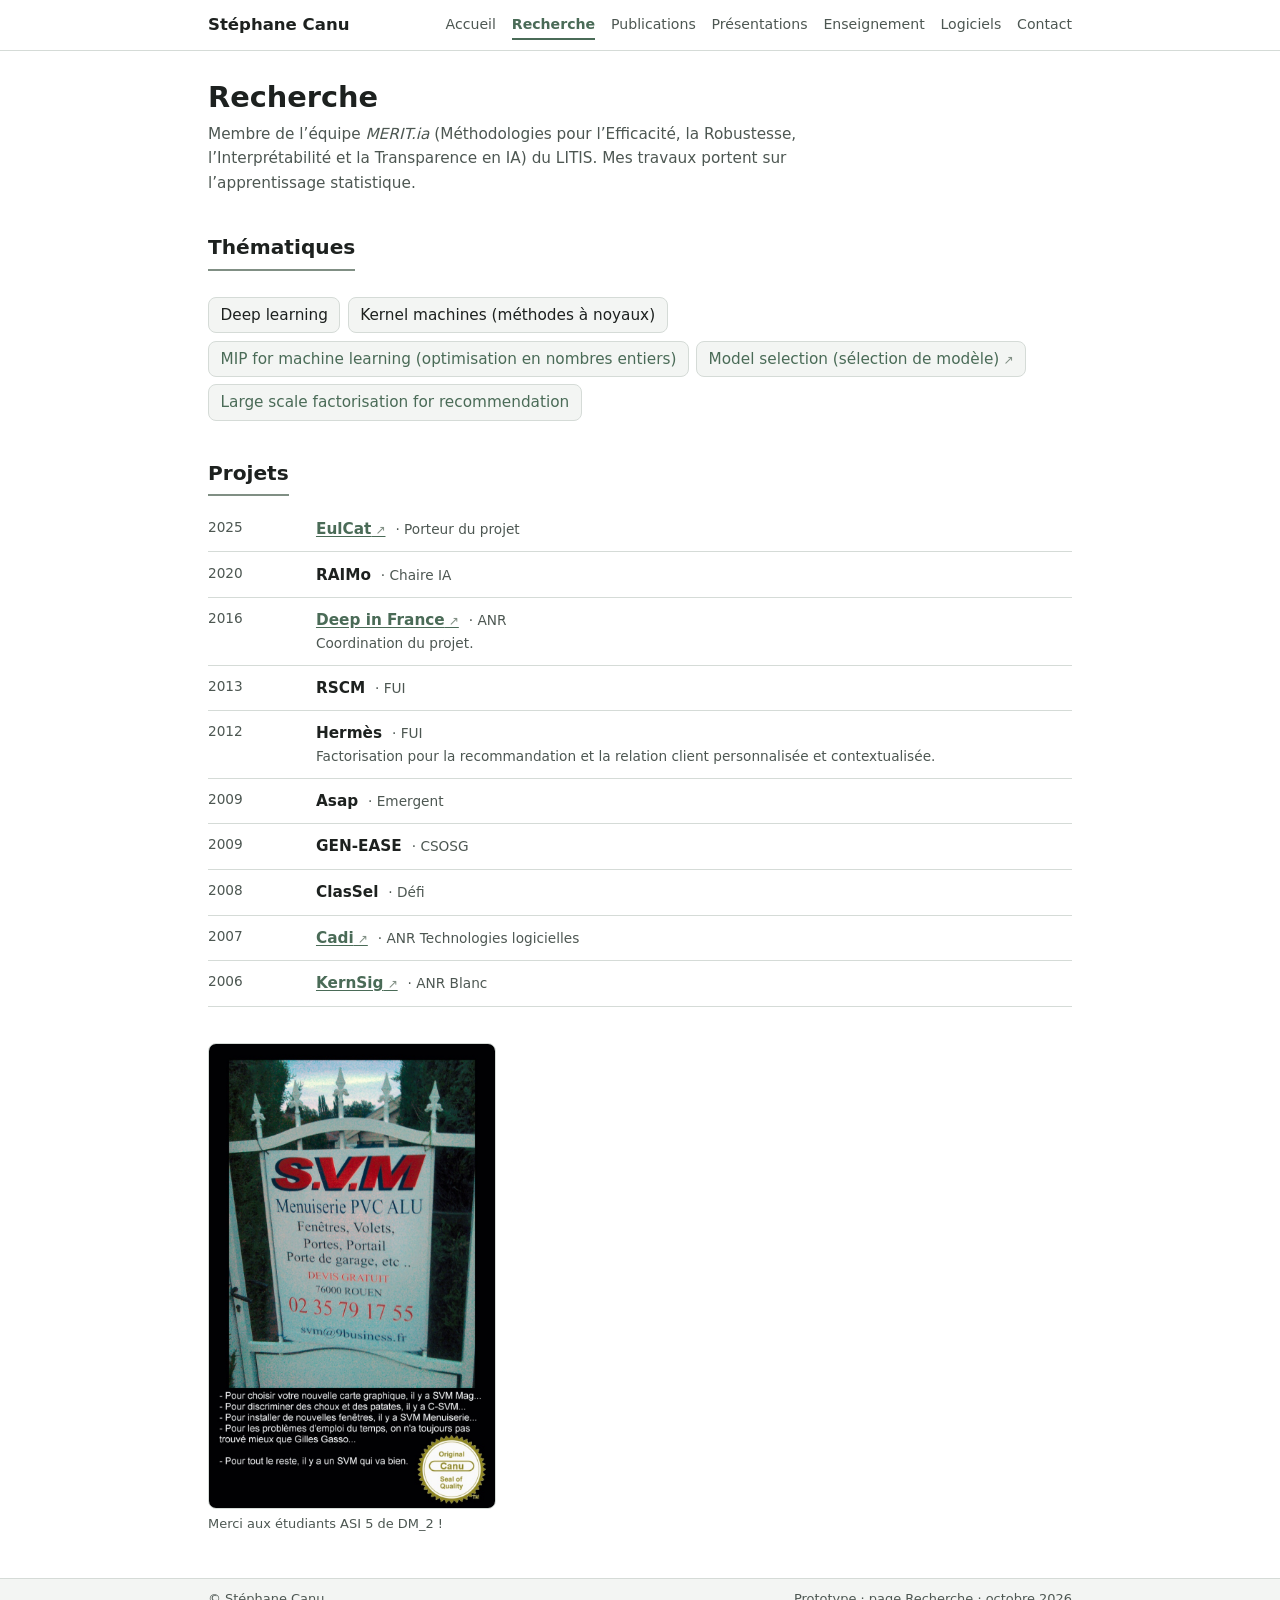
<file: Projets.html>
<!doctype html>
<html lang="fr">
<head>
  <meta charset="utf-8">
  <meta name="viewport" content="width=device-width, initial-scale=1">
  <title>Recherche · Stéphane Canu</title>
  <meta name="description" content="Recherche de Stéphane Canu : deep learning, méthodes à noyaux, optimisation en nombres entiers, sélection de modèle, factorisation pour la recommandation. Projets ANR, FUI et Chaire IA.">
  <link rel="stylesheet" href="assets/css/style.css">
</head>
<body>
  <a class="skip" href="#contenu">Aller au contenu</a>

  <header class="site-header">
    <div class="bar">
      <a class="brand" href="index.html">Stéphane Canu</a>
      <nav class="nav" aria-label="Navigation principale">
        <a href="index.html">Accueil</a>
        <a href="Projets.html" aria-current="page">Recherche</a>
        <a href="Publications.html">Publications</a>
        <a href="Presentation.html">Présentations</a>
        <a href="Enseignement.html">Enseignement</a>
        <a href="Software.html">Logiciels</a>
        <a href="Contact.html">Contact</a>
      </nav>
    </div>
  </header>

  <main id="contenu">
    <h1 class="page-title">Recherche</h1>
    <p class="lead">Membre de l’équipe <em>MERIT.ia</em> (Méthodologies pour l’Efficacité, la Robustesse, l’Interprétabilité et la Transparence en IA) du LITIS. Mes travaux portent sur l’apprentissage statistique.</p>

    <section aria-labelledby="thematiques">
      <h2 id="thematiques">Thématiques</h2>
      <ul class="keywords">
        <li>Deep learning</li>
        <li>Kernel machines (méthodes à noyaux)</li>
        <li><a href="MIP.html">MIP for machine learning (optimisation en nombres entiers)</a></li>
        <li><a href="https://theses.hal.science/tel-00793898/document" target="_blank" rel="noopener">Model selection (sélection de modèle)</a></li>
        <li><a href="Main_recsys_factorisation.pdf">Large scale factorisation for recommendation</a></li>
      </ul>
    </section>

    <section aria-labelledby="projets">
      <h2 id="projets">Projets</h2>
      <ul class="news">
        <li><time>2025</time><span><a href="https://www.eulcatnormandie.fr/" target="_blank" rel="noopener"><strong>EulCat</strong></a> <span class="where inline">Porteur du projet</span></span></li>
        <li><time>2020</time><span><strong>RAIMo</strong> <span class="where inline">Chaire IA</span></span></li>
        <li><time>2016</time><span><a href="http://www.deepinfrance.fr/" target="_blank" rel="noopener"><strong>Deep in France</strong></a> <span class="where inline">ANR</span> <span class="where">Coordination du projet.</span></span></li>
        <li><time>2013</time><span><strong>RSCM</strong> <span class="where inline">FUI</span></span></li>
        <li><time>2012</time><span><strong>Hermès</strong> <span class="where inline">FUI</span> <span class="where">Factorisation pour la recommandation et la relation client personnalisée et contextualisée.</span></span></li>
        <li><time>2009</time><span><strong>Asap</strong> <span class="where inline">Emergent</span></span></li>
        <li><time>2009</time><span><strong>GEN-EASE</strong> <span class="where inline">CSOSG</span></span></li>
        <li><time>2008</time><span><strong>ClasSel</strong> <span class="where inline">Défi</span></span></li>
        <li><time>2007</time><span><a href="https://anr.fr/Projet-ANR-07-TLOG-0003" target="_blank" rel="noopener"><strong>Cadi</strong></a> <span class="where inline">ANR Technologies logicielles</span></span></li>
        <li><time>2006</time><span><a href="http://sites.google.com/site/anrkernsig/" target="_blank" rel="noopener"><strong>KernSig</strong></a> <span class="where inline">ANR Blanc</span></span></li>
      </ul>
    </section>

    <figure class="svm-figure">
      <a href="assets/img/svm.jpg"><img src="assets/img/svm.jpg" width="800" height="1298" loading="lazy" alt="Photo d’un panneau « S.V.M. Menuiserie PVC ALU » sur un portail, avec une légende humoristique : pour choisir une carte graphique il y a SVM Mag, pour discriminer des choux et des patates il y a C-SVM, pour installer des fenêtres il y a SVM Menuiserie."></a>
      <figcaption>Merci aux étudiants ASI 5 de DM_2 !</figcaption>
    </figure>
  </main>

  <footer class="site-footer">
    <div class="bar">
      <span>© Stéphane Canu</span>
      <span>Prototype · page Recherche · octobre 2026</span>
    </div>
  </footer>
</body>
</html>
</file>
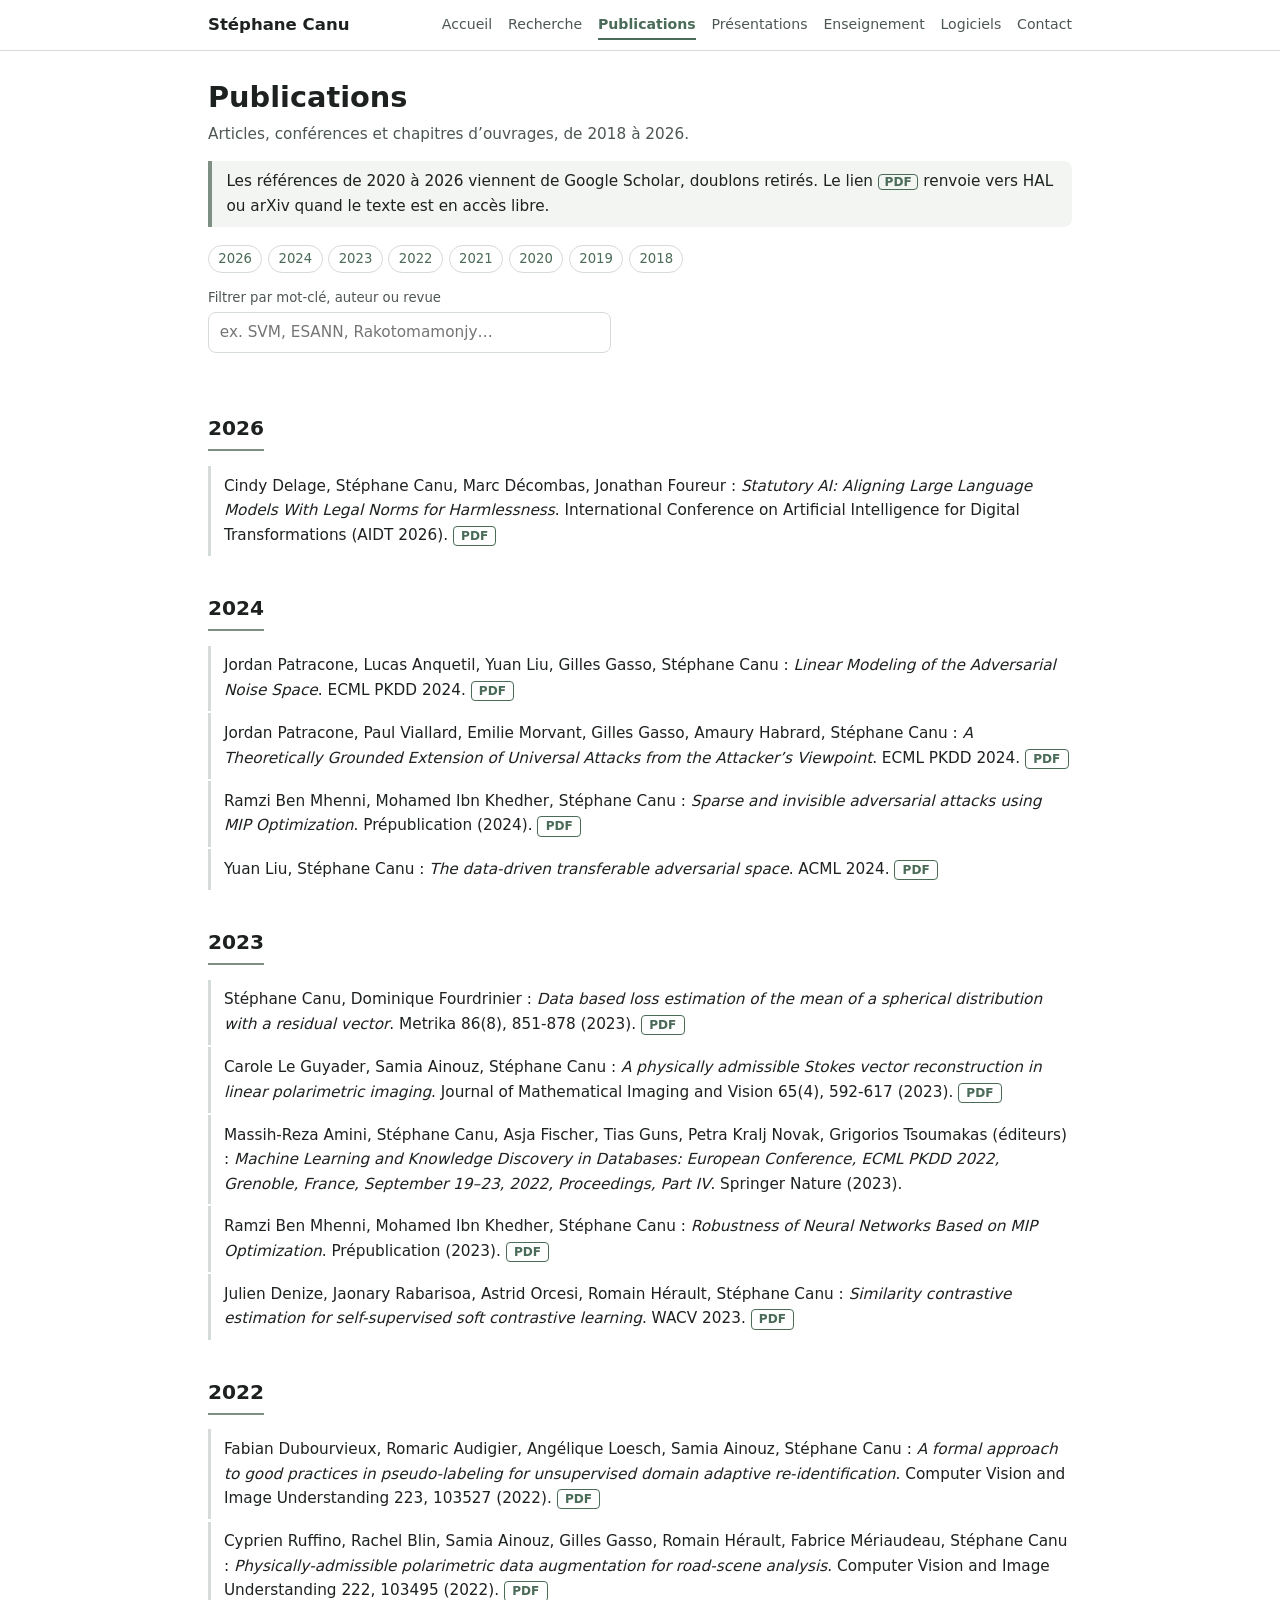
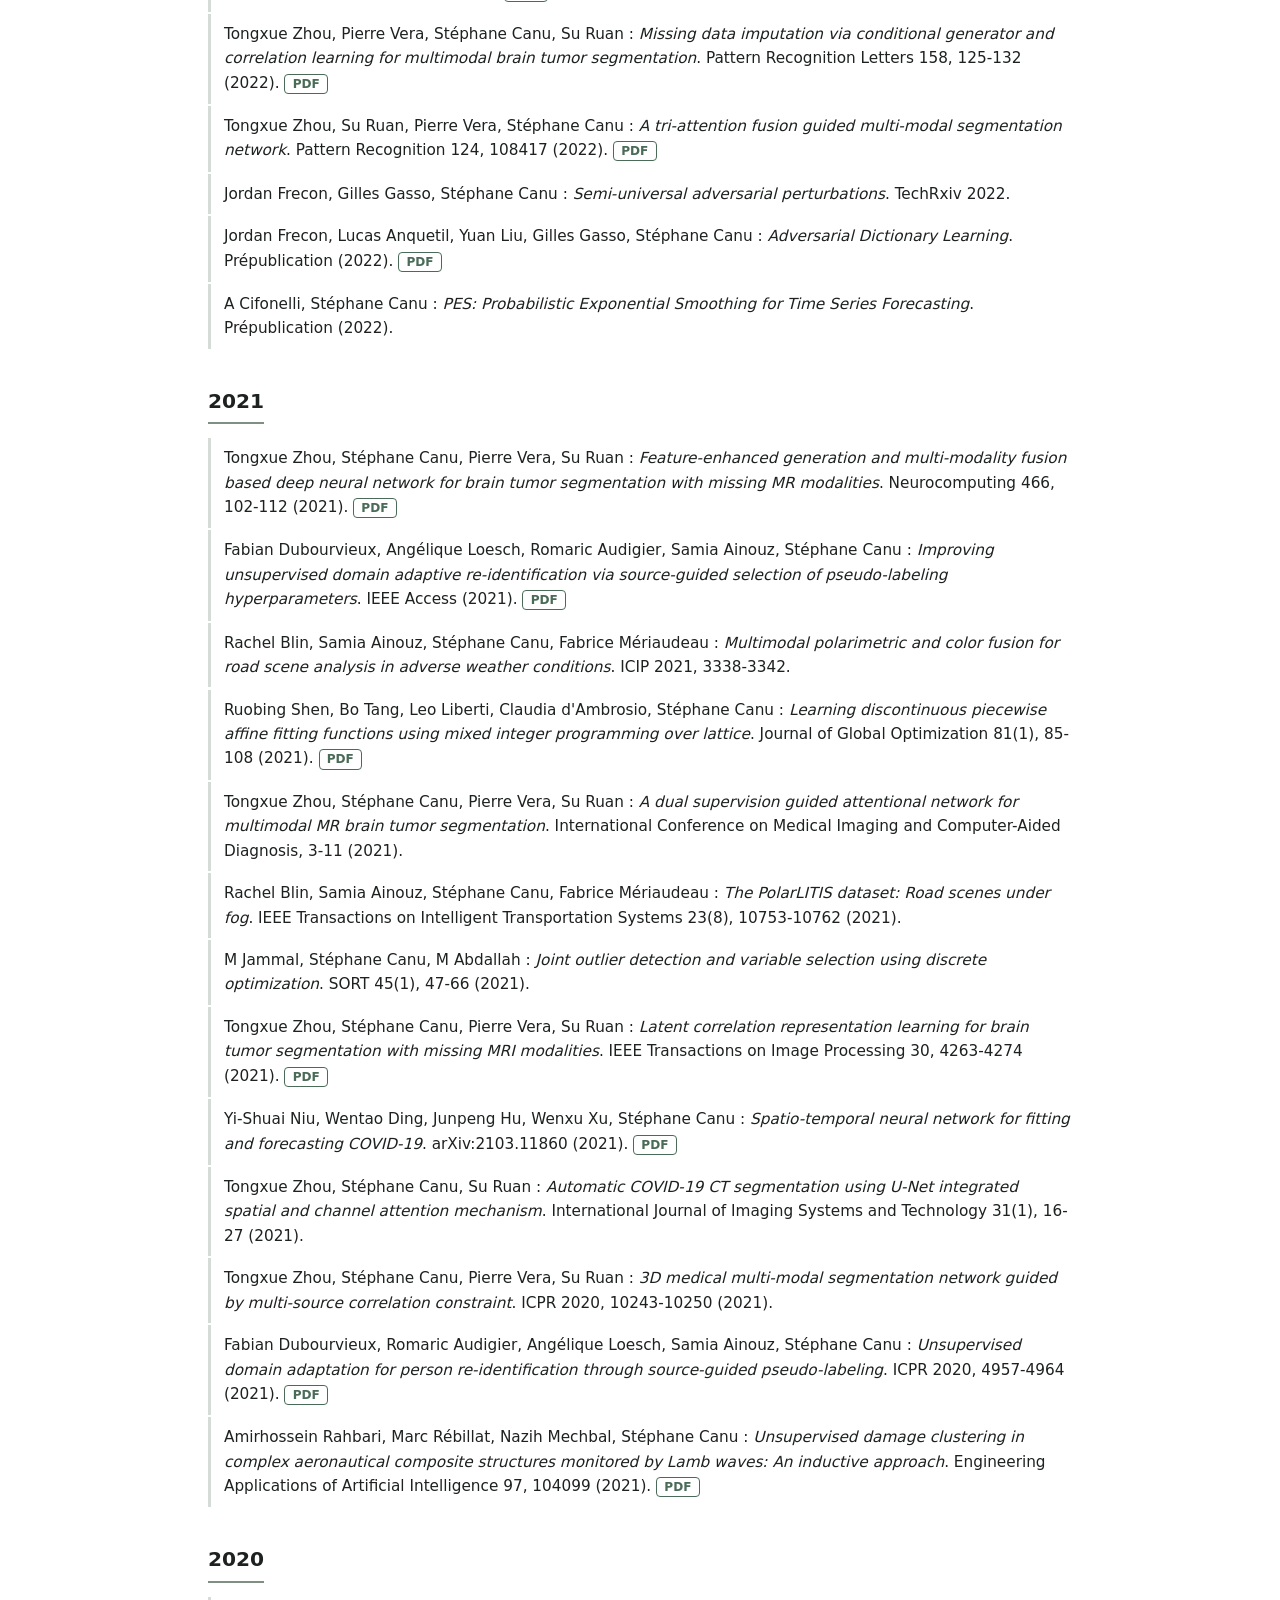
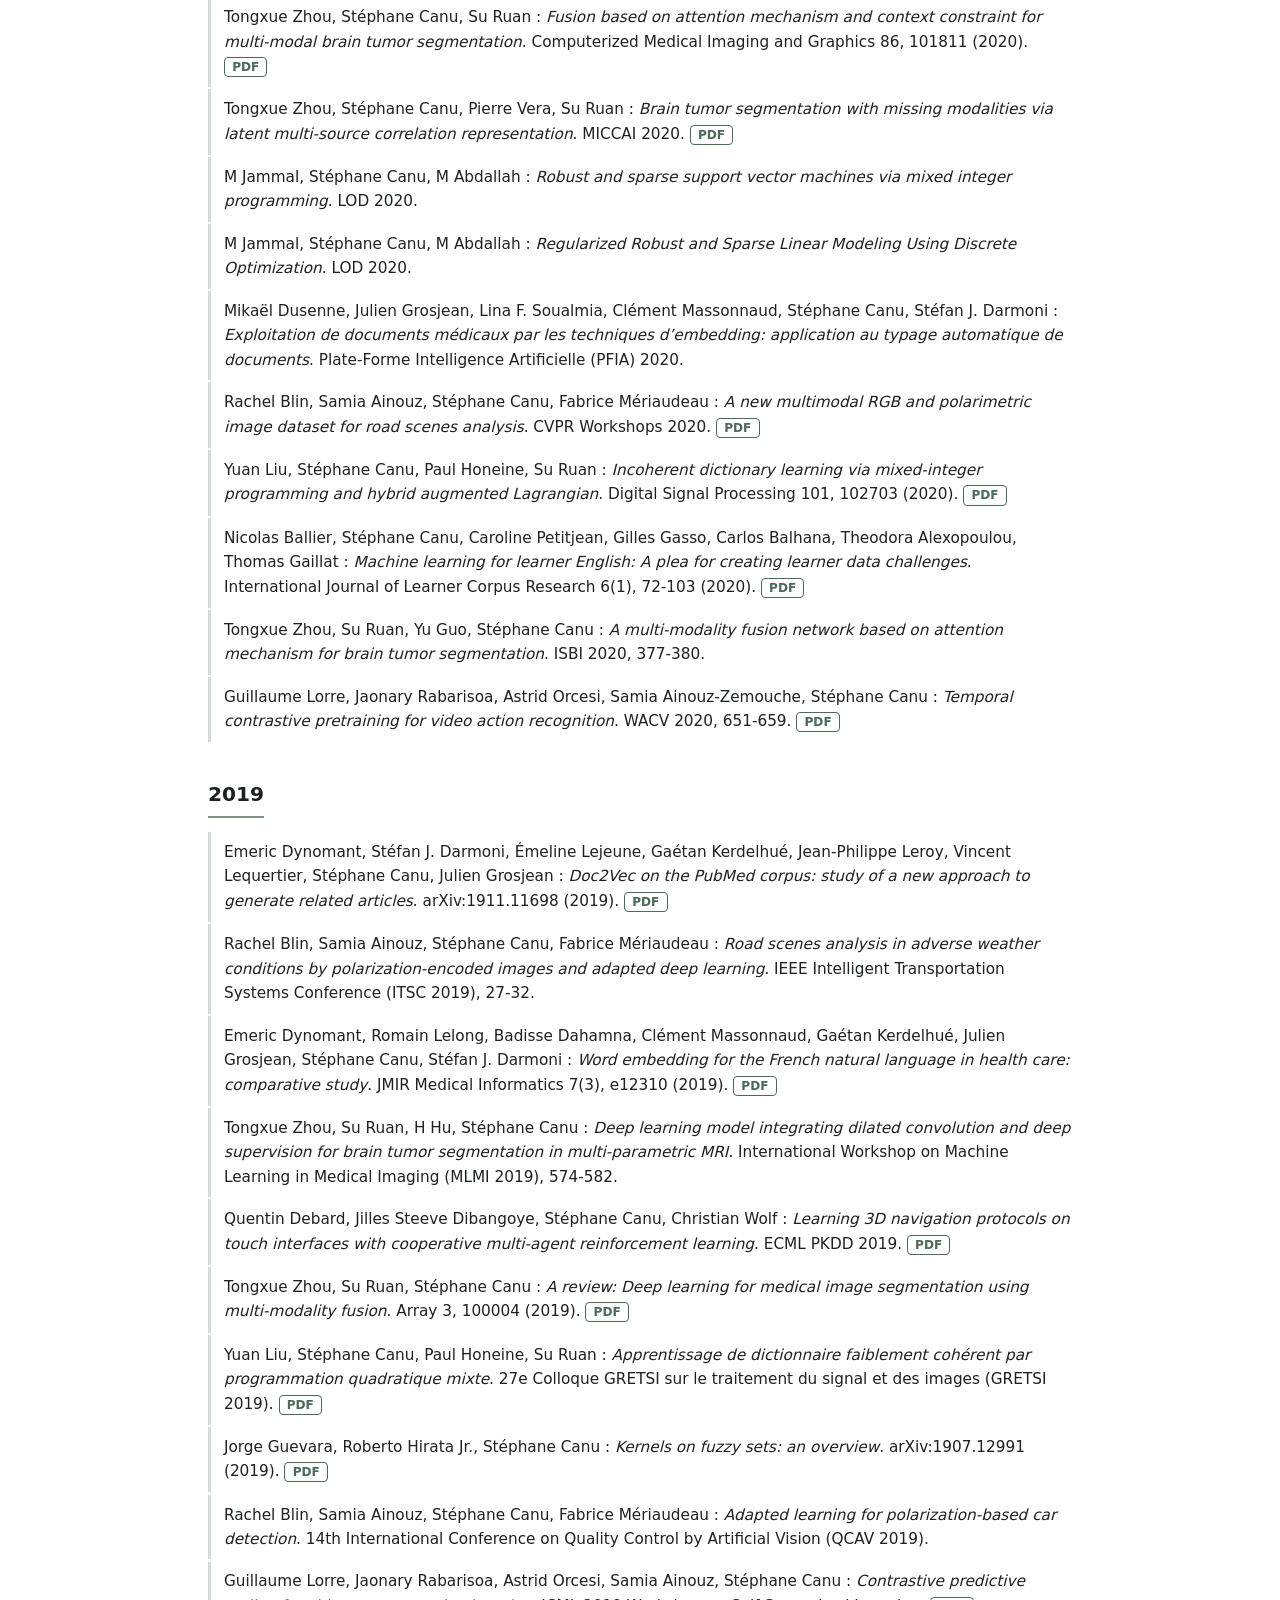
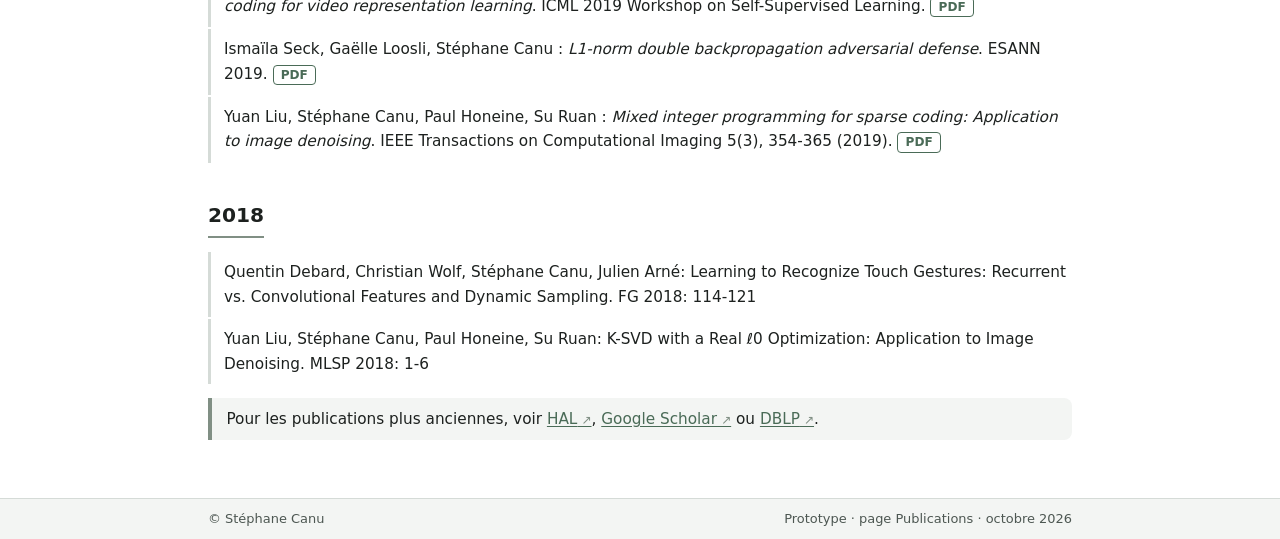
<file: Publications.html>
<!doctype html>
<html lang="fr">
<head>
  <meta charset="utf-8">
  <meta name="viewport" content="width=device-width, initial-scale=1">
  <title>Publications · Stéphane Canu</title>
  <meta name="description" content="Publications de Stéphane Canu : articles de revues, conférences, chapitres d'ouvrages, 1998 à 2026.">
  <link rel="stylesheet" href="assets/css/style.css">
</head>
<body>
  <a class="skip" href="#contenu">Aller au contenu</a>

  <header class="site-header">
    <div class="bar">
      <a class="brand" href="index.html">Stéphane Canu</a>
      <nav class="nav" aria-label="Navigation principale">
        <a href="index.html">Accueil</a>
        <a href="Projets.html">Recherche</a>
        <a href="Publications.html" aria-current="page">Publications</a>
        <a href="Presentation.html">Présentations</a>
        <a href="Enseignement.html">Enseignement</a>
        <a href="Software.html">Logiciels</a>
        <a href="Contact.html">Contact</a>
      </nav>
    </div>
  </header>

  <main id="contenu">
    <h1 class="page-title">Publications</h1>
    <p class="lead">Articles, conférences et chapitres d’ouvrages, de 2018 à 2026.</p>

    <!-- Références 2020-2026 : établies à partir de Google Scholar (doublons et préprints déjà publiés retirés) ; PDF via HAL ou arXiv quand ils existent. -->
    <p class="notice">Les références de 2020 à 2026 viennent de Google Scholar, doublons retirés. Le lien <span class="pdf-demo">PDF</span> renvoie vers HAL ou arXiv quand le texte est en accès libre.</p>

    <nav class="yearnav" aria-label="Aller à une année">
      <ul><li><a href="#y2026">2026</a></li><li><a href="#y2024">2024</a></li><li><a href="#y2023">2023</a></li><li><a href="#y2022">2022</a></li><li><a href="#y2021">2021</a></li><li><a href="#y2020">2020</a></li><li><a href="#y2019">2019</a></li><li><a href="#y2018">2018</a></li></ul>
    </nav>

    <div class="filter" hidden>
      <label for="q">Filtrer par mot-clé, auteur ou revue</label>
      <input id="q" type="search" placeholder="ex. SVM, ESANN, Rakotomamonjy…" autocomplete="off">
      <p id="count" role="status" aria-live="polite"></p>
    </div>

    <section id="y2026" class="year" aria-labelledby="h-y2026">
      <h2 id="h-y2026">2026</h2>
      <ul class="pubs">
        <li>Cindy Delage, Stéphane Canu, Marc Décombas, Jonathan Foureur : <em>Statutory AI: Aligning Large Language Models With Legal Norms for Harmlessness</em>. International Conference on Artificial Intelligence for Digital Transformations (AIDT 2026). <a class="pdf" href="https://hal.science/hal-05692018/document" target="_blank" rel="noopener">PDF</a></li>
      </ul>
    </section>

    <section id="y2024" class="year" aria-labelledby="h-y2024">
      <h2 id="h-y2024">2024</h2>
      <ul class="pubs">
        <li>Jordan Patracone, Lucas Anquetil, Yuan Liu, Gilles Gasso, Stéphane Canu : <em>Linear Modeling of the Adversarial Noise Space</em>. ECML PKDD 2024. <a class="pdf" href="https://inria.hal.science/hal-04589704/document" target="_blank" rel="noopener">PDF</a></li>
        <li>Jordan Patracone, Paul Viallard, Emilie Morvant, Gilles Gasso, Amaury Habrard, Stéphane Canu : <em>A Theoretically Grounded Extension of Universal Attacks from the Attacker’s Viewpoint</em>. ECML PKDD 2024. <a class="pdf" href="https://hal.science/hal-03615461/document" target="_blank" rel="noopener">PDF</a></li>
        <li>Ramzi Ben Mhenni, Mohamed Ibn Khedher, Stéphane Canu : <em>Sparse and invisible adversarial attacks using MIP Optimization</em>. Prépublication (2024). <a class="pdf" href="https://hal.science/hal-04519890/document" target="_blank" rel="noopener">PDF</a></li>
        <li>Yuan Liu, Stéphane Canu : <em>The data-driven transferable adversarial space</em>. ACML 2024. <a class="pdf" href="https://hal.science/hal-04856629/document" target="_blank" rel="noopener">PDF</a></li>
      </ul>
    </section>

    <section id="y2023" class="year" aria-labelledby="h-y2023">
      <h2 id="h-y2023">2023</h2>
      <ul class="pubs">
        <li>Stéphane Canu, Dominique Fourdrinier : <em>Data based loss estimation of the mean of a spherical distribution with a residual vector</em>. Metrika 86(8), 851-878 (2023). <a class="pdf" href="https://hal.science/hal-04856611/document" target="_blank" rel="noopener">PDF</a></li>
        <li>Carole Le Guyader, Samia Ainouz, Stéphane Canu : <em>A physically admissible Stokes vector reconstruction in linear polarimetric imaging</em>. Journal of Mathematical Imaging and Vision 65(4), 592-617 (2023). <a class="pdf" href="https://hal.science/hal-05395589/document" target="_blank" rel="noopener">PDF</a></li>
        <li>Massih-Reza Amini, Stéphane Canu, Asja Fischer, Tias Guns, Petra Kralj Novak, Grigorios Tsoumakas (éditeurs) : <em>Machine Learning and Knowledge Discovery in Databases: European Conference, ECML PKDD 2022, Grenoble, France, September 19–23, 2022, Proceedings, Part IV</em>. Springer Nature (2023).</li>
        <li>Ramzi Ben Mhenni, Mohamed Ibn Khedher, Stéphane Canu : <em>Robustness of Neural Networks Based on MIP Optimization</em>. Prépublication (2023). <a class="pdf" href="https://hal.science/hal-03978730/document" target="_blank" rel="noopener">PDF</a></li>
        <li>Julien Denize, Jaonary Rabarisoa, Astrid Orcesi, Romain Hérault, Stéphane Canu : <em>Similarity contrastive estimation for self-supervised soft contrastive learning</em>. WACV 2023. <a class="pdf" href="https://cea.hal.science/cea-04166419/document" target="_blank" rel="noopener">PDF</a></li>
      </ul>
    </section>

    <section id="y2022" class="year" aria-labelledby="h-y2022">
      <h2 id="h-y2022">2022</h2>
      <ul class="pubs">
        <li>Fabian Dubourvieux, Romaric Audigier, Angélique Loesch, Samia Ainouz, Stéphane Canu : <em>A formal approach to good practices in pseudo-labeling for unsupervised domain adaptive re-identification</em>. Computer Vision and Image Understanding 223, 103527 (2022). <a class="pdf" href="https://hal.science/hal-04125235/document" target="_blank" rel="noopener">PDF</a></li>
        <li>Cyprien Ruffino, Rachel Blin, Samia Ainouz, Gilles Gasso, Romain Hérault, Fabrice Mériaudeau, Stéphane Canu : <em>Physically-admissible polarimetric data augmentation for road-scene analysis</em>. Computer Vision and Image Understanding 222, 103495 (2022). <a class="pdf" href="https://hal.science/hal-04461606/document" target="_blank" rel="noopener">PDF</a></li>
        <li>Tongxue Zhou, Pierre Vera, Stéphane Canu, Su Ruan : <em>Missing data imputation via conditional generator and correlation learning for multimodal brain tumor segmentation</em>. Pattern Recognition Letters 158, 125-132 (2022). <a class="pdf" href="https://hal.science/hal-03710281/document" target="_blank" rel="noopener">PDF</a></li>
        <li>Tongxue Zhou, Su Ruan, Pierre Vera, Stéphane Canu : <em>A tri-attention fusion guided multi-modal segmentation network</em>. Pattern Recognition 124, 108417 (2022). <a class="pdf" href="https://hal.science/hal-03710268/document" target="_blank" rel="noopener">PDF</a></li>
        <li>Jordan Frecon, Gilles Gasso, Stéphane Canu : <em>Semi-universal adversarial perturbations</em>. TechRxiv 2022.</li>
        <li>Jordan Frecon, Lucas Anquetil, Yuan Liu, Gilles Gasso, Stéphane Canu : <em>Adversarial Dictionary Learning</em>. Prépublication (2022). <a class="pdf" href="https://hal.science/hal-03601509/document" target="_blank" rel="noopener">PDF</a></li>
        <li>A Cifonelli, Stéphane Canu : <em>PES: Probabilistic Exponential Smoothing for Time Series Forecasting</em>. Prépublication (2022).</li>
      </ul>
    </section>

    <section id="y2021" class="year" aria-labelledby="h-y2021">
      <h2 id="h-y2021">2021</h2>
      <ul class="pubs">
        <li>Tongxue Zhou, Stéphane Canu, Pierre Vera, Su Ruan : <em>Feature-enhanced generation and multi-modality fusion based deep neural network for brain tumor segmentation with missing MR modalities</em>. Neurocomputing 466, 102-112 (2021). <a class="pdf" href="https://hal.science/hal-03538555/document" target="_blank" rel="noopener">PDF</a></li>
        <li>Fabian Dubourvieux, Angélique Loesch, Romaric Audigier, Samia Ainouz, Stéphane Canu : <em>Improving unsupervised domain adaptive re-identification via source-guided selection of pseudo-labeling hyperparameters</em>. IEEE Access (2021). <a class="pdf" href="https://hal.science/hal-04327854/document" target="_blank" rel="noopener">PDF</a></li>
        <li>Rachel Blin, Samia Ainouz, Stéphane Canu, Fabrice Mériaudeau : <em>Multimodal polarimetric and color fusion for road scene analysis in adverse weather conditions</em>. ICIP 2021, 3338-3342.</li>
        <li>Ruobing Shen, Bo Tang, Leo Liberti, Claudia d'Ambrosio, Stéphane Canu : <em>Learning discontinuous piecewise affine fitting functions using mixed integer programming over lattice</em>. Journal of Global Optimization 81(1), 85-108 (2021). <a class="pdf" href="https://hal.science/hal-03250712/document" target="_blank" rel="noopener">PDF</a></li>
        <li>Tongxue Zhou, Stéphane Canu, Pierre Vera, Su Ruan : <em>A dual supervision guided attentional network for multimodal MR brain tumor segmentation</em>. International Conference on Medical Imaging and Computer-Aided Diagnosis, 3-11 (2021).</li>
        <li>Rachel Blin, Samia Ainouz, Stéphane Canu, Fabrice Mériaudeau : <em>The PolarLITIS dataset: Road scenes under fog</em>. IEEE Transactions on Intelligent Transportation Systems 23(8), 10753-10762 (2021).</li>
        <li>M Jammal, Stéphane Canu, M Abdallah : <em>Joint outlier detection and variable selection using discrete optimization</em>. SORT 45(1), 47-66 (2021).</li>
        <li>Tongxue Zhou, Stéphane Canu, Pierre Vera, Su Ruan : <em>Latent correlation representation learning for brain tumor segmentation with missing MRI modalities</em>. IEEE Transactions on Image Processing 30, 4263-4274 (2021). <a class="pdf" href="https://hal.science/hal-03200795/document" target="_blank" rel="noopener">PDF</a></li>
        <li>Yi-Shuai Niu, Wentao Ding, Junpeng Hu, Wenxu Xu, Stéphane Canu : <em>Spatio-temporal neural network for fitting and forecasting COVID-19</em>. arXiv:2103.11860 (2021). <a class="pdf" href="https://arxiv.org/pdf/2103.11860" target="_blank" rel="noopener">PDF</a></li>
        <li>Tongxue Zhou, Stéphane Canu, Su Ruan : <em>Automatic COVID-19 CT segmentation using U-Net integrated spatial and channel attention mechanism</em>. International Journal of Imaging Systems and Technology 31(1), 16-27 (2021).</li>
        <li>Tongxue Zhou, Stéphane Canu, Pierre Vera, Su Ruan : <em>3D medical multi-modal segmentation network guided by multi-source correlation constraint</em>. ICPR 2020, 10243-10250 (2021).</li>
        <li>Fabian Dubourvieux, Romaric Audigier, Angélique Loesch, Samia Ainouz, Stéphane Canu : <em>Unsupervised domain adaptation for person re-identification through source-guided pseudo-labeling</em>. ICPR 2020, 4957-4964 (2021). <a class="pdf" href="https://cea.hal.science/cea-03251813/document" target="_blank" rel="noopener">PDF</a></li>
        <li>Amirhossein Rahbari, Marc Rébillat, Nazih Mechbal, Stéphane Canu : <em>Unsupervised damage clustering in complex aeronautical composite structures monitored by Lamb waves: An inductive approach</em>. Engineering Applications of Artificial Intelligence 97, 104099 (2021). <a class="pdf" href="https://hal.science/hal-03020956/document" target="_blank" rel="noopener">PDF</a></li>
      </ul>
    </section>

    <section id="y2020" class="year" aria-labelledby="h-y2020">
      <h2 id="h-y2020">2020</h2>
      <ul class="pubs">
        <li>Tongxue Zhou, Stéphane Canu, Su Ruan : <em>Fusion based on attention mechanism and context constraint for multi-modal brain tumor segmentation</em>. Computerized Medical Imaging and Graphics 86, 101811 (2020). <a class="pdf" href="https://hal.science/hal-03493064/document" target="_blank" rel="noopener">PDF</a></li>
        <li>Tongxue Zhou, Stéphane Canu, Pierre Vera, Su Ruan : <em>Brain tumor segmentation with missing modalities via latent multi-source correlation representation</em>. MICCAI 2020. <a class="pdf" href="https://arxiv.org/pdf/2003.08870" target="_blank" rel="noopener">PDF</a></li>
        <li>M Jammal, Stéphane Canu, M Abdallah : <em>Robust and sparse support vector machines via mixed integer programming</em>. LOD 2020.</li>
        <li>M Jammal, Stéphane Canu, M Abdallah : <em>Regularized Robust and Sparse Linear Modeling Using Discrete Optimization</em>. LOD 2020.</li>
        <li>Mikaël Dusenne, Julien Grosjean, Lina F. Soualmia, Clément Massonnaud, Stéphane Canu, Stéfan J. Darmoni : <em>Exploitation de documents médicaux par les techniques d’embedding: application au typage automatique de documents</em>. Plate-Forme Intelligence Artificielle (PFIA) 2020.</li>
        <li>Rachel Blin, Samia Ainouz, Stéphane Canu, Fabrice Mériaudeau : <em>A new multimodal RGB and polarimetric image dataset for road scenes analysis</em>. CVPR Workshops 2020. <a class="pdf" href="https://hal.science/hal-03255682/document" target="_blank" rel="noopener">PDF</a></li>
        <li>Yuan Liu, Stéphane Canu, Paul Honeine, Su Ruan : <em>Incoherent dictionary learning via mixed-integer programming and hybrid augmented Lagrangian</em>. Digital Signal Processing 101, 102703 (2020). <a class="pdf" href="https://normandie-univ.hal.science/hal-03088292/document" target="_blank" rel="noopener">PDF</a></li>
        <li>Nicolas Ballier, Stéphane Canu, Caroline Petitjean, Gilles Gasso, Carlos Balhana, Theodora Alexopoulou, Thomas Gaillat : <em>Machine learning for learner English: A plea for creating learner data challenges</em>. International Journal of Learner Corpus Research 6(1), 72-103 (2020). <a class="pdf" href="https://univ-rennes2.hal.science/hal-02496670/document" target="_blank" rel="noopener">PDF</a></li>
        <li>Tongxue Zhou, Su Ruan, Yu Guo, Stéphane Canu : <em>A multi-modality fusion network based on attention mechanism for brain tumor segmentation</em>. ISBI 2020, 377-380.</li>
        <li>Guillaume Lorre, Jaonary Rabarisoa, Astrid Orcesi, Samia Ainouz-Zemouche, Stéphane Canu : <em>Temporal contrastive pretraining for video action recognition</em>. WACV 2020, 651-659. <a class="pdf" href="https://normandie-univ.hal.science/hal-03255934/document" target="_blank" rel="noopener">PDF</a></li>
      </ul>
    </section>

    <section id="y2019" class="year" aria-labelledby="h-y2019">
      <h2 id="h-y2019">2019</h2>
      <ul class="pubs">
        <li>Emeric Dynomant, Stéfan J. Darmoni, Émeline Lejeune, Gaétan Kerdelhué, Jean-Philippe Leroy, Vincent Lequertier, Stéphane Canu, Julien Grosjean : <em>Doc2Vec on the PubMed corpus: study of a new approach to generate related articles</em>. arXiv:1911.11698 (2019). <a class="pdf" href="https://arxiv.org/pdf/1911.11698" target="_blank" rel="noopener">PDF</a></li>
        <li>Rachel Blin, Samia Ainouz, Stéphane Canu, Fabrice Mériaudeau : <em>Road scenes analysis in adverse weather conditions by polarization-encoded images and adapted deep learning</em>. IEEE Intelligent Transportation Systems Conference (ITSC 2019), 27-32.</li>
        <li>Emeric Dynomant, Romain Lelong, Badisse Dahamna, Clément Massonnaud, Gaétan Kerdelhué, Julien Grosjean, Stéphane Canu, Stéfan J. Darmoni : <em>Word embedding for the French natural language in health care: comparative study</em>. JMIR Medical Informatics 7(3), e12310 (2019). <a class="pdf" href="https://hal.sorbonne-universite.fr/hal-02321827/document" target="_blank" rel="noopener">PDF</a></li>
        <li>Tongxue Zhou, Su Ruan, H Hu, Stéphane Canu : <em>Deep learning model integrating dilated convolution and deep supervision for brain tumor segmentation in multi-parametric MRI</em>. International Workshop on Machine Learning in Medical Imaging (MLMI 2019), 574-582.</li>
        <li>Quentin Debard, Jilles Steeve Dibangoye, Stéphane Canu, Christian Wolf : <em>Learning 3D navigation protocols on touch interfaces with cooperative multi-agent reinforcement learning</em>. ECML PKDD 2019. <a class="pdf" href="https://hal.science/hal-02302554/document" target="_blank" rel="noopener">PDF</a></li>
        <li>Tongxue Zhou, Su Ruan, Stéphane Canu : <em>A review: Deep learning for medical image segmentation using multi-modality fusion</em>. Array 3, 100004 (2019). <a class="pdf" href="https://hal.science/hal-05669919/document" target="_blank" rel="noopener">PDF</a></li>
        <li>Yuan Liu, Stéphane Canu, Paul Honeine, Su Ruan : <em>Apprentissage de dictionnaire faiblement cohérent par programmation quadratique mixte</em>. 27e Colloque GRETSI sur le traitement du signal et des images (GRETSI 2019). <a class="pdf" href="https://normandie-univ.hal.science/hal-02183029/document" target="_blank" rel="noopener">PDF</a></li>
        <li>Jorge Guevara, Roberto Hirata Jr., Stéphane Canu : <em>Kernels on fuzzy sets: an overview</em>. arXiv:1907.12991 (2019). <a class="pdf" href="https://arxiv.org/pdf/1907.12991" target="_blank" rel="noopener">PDF</a></li>
        <li>Rachel Blin, Samia Ainouz, Stéphane Canu, Fabrice Mériaudeau : <em>Adapted learning for polarization-based car detection</em>. 14th International Conference on Quality Control by Artificial Vision (QCAV 2019).</li>
        <li>Guillaume Lorre, Jaonary Rabarisoa, Astrid Orcesi, Samia Ainouz, Stéphane Canu : <em>Contrastive predictive coding for video representation learning</em>. ICML 2019 Workshop on Self-Supervised Learning. <a class="pdf" href="https://cea.hal.science/cea-03547497/document" target="_blank" rel="noopener">PDF</a></li>
        <li>Ismaïla Seck, Gaëlle Loosli, Stéphane Canu : <em>L1-norm double backpropagation adversarial defense</em>. ESANN 2019. <a class="pdf" href="https://uca.hal.science/hal-02049020/document" target="_blank" rel="noopener">PDF</a></li>
        <li>Yuan Liu, Stéphane Canu, Paul Honeine, Su Ruan : <em>Mixed integer programming for sparse coding: Application to image denoising</em>. IEEE Transactions on Computational Imaging 5(3), 354-365 (2019). <a class="pdf" href="https://normandie-univ.hal.science/hal-02183028/document" target="_blank" rel="noopener">PDF</a></li>
      </ul>
    </section>

    <section id="y2018" class="year" aria-labelledby="h-y2018">
      <h2 id="h-y2018">2018</h2>
      <ul class="pubs">
        <li>Quentin Debard, Christian Wolf, Stéphane Canu, Julien Arné: Learning to Recognize Touch Gestures: Recurrent vs. Convolutional Features and Dynamic Sampling. FG 2018: 114-121</li>
        <li>Yuan Liu, Stéphane Canu, Paul Honeine, Su Ruan: K-SVD with a Real ℓ0 Optimization: Application to Image Denoising. MLSP 2018: 1-6</li>
      </ul>
    </section>


    <p class="notice older">Pour les publications plus anciennes, voir
      <a href="https://hal.science/search/index?q=authFullName_t%3A%22St%C3%A9phane+Canu%22&amp;sort=producedDate_tdate+desc" target="_blank" rel="noopener">HAL</a>,
      <a href="https://scholar.google.com/citations?user=PpibCZUAAAAJ&amp;hl=fr" target="_blank" rel="noopener">Google Scholar</a> ou
      <a href="https://dblp.org/pers/hd/c/Canu:St=eacute=phane" target="_blank" rel="noopener">DBLP</a>.</p>
  </main>

  <footer class="site-footer">
    <div class="bar">
      <span>© Stéphane Canu</span>
      <span>Prototype · page Publications · octobre 2026</span>
    </div>
  </footer>

  <script>
  // Amélioration facultative : filtre de la liste (la page reste complète sans JavaScript).
  (function () {
    var box = document.querySelector('.filter'), q = document.getElementById('q'), out = document.getElementById('count');
    if (!box || !q) return;
    box.hidden = false;
    var items = Array.prototype.slice.call(document.querySelectorAll('.pubs li'));
    var sections = Array.prototype.slice.call(document.querySelectorAll('section.year'));
    function norm(s) { return s.toLowerCase().normalize('NFD').replace(/[̀-ͯ]/g, ''); }
    var texts = items.map(function (li) { return norm(li.textContent); });
    function apply() {
      var v = norm(q.value.trim()), shown = 0;
      items.forEach(function (li, i) { var ok = !v || texts[i].indexOf(v) !== -1; li.hidden = !ok; if (ok) shown++; });
      sections.forEach(function (s) { s.hidden = !s.querySelector('.pubs li:not([hidden])'); });
      out.textContent = v ? shown + ' référence' + (shown > 1 ? 's' : '') + ' trouvée' + (shown > 1 ? 's' : '') : '';
    }
    q.addEventListener('input', apply);
  })();
  </script>
</body>
</html>
</file>
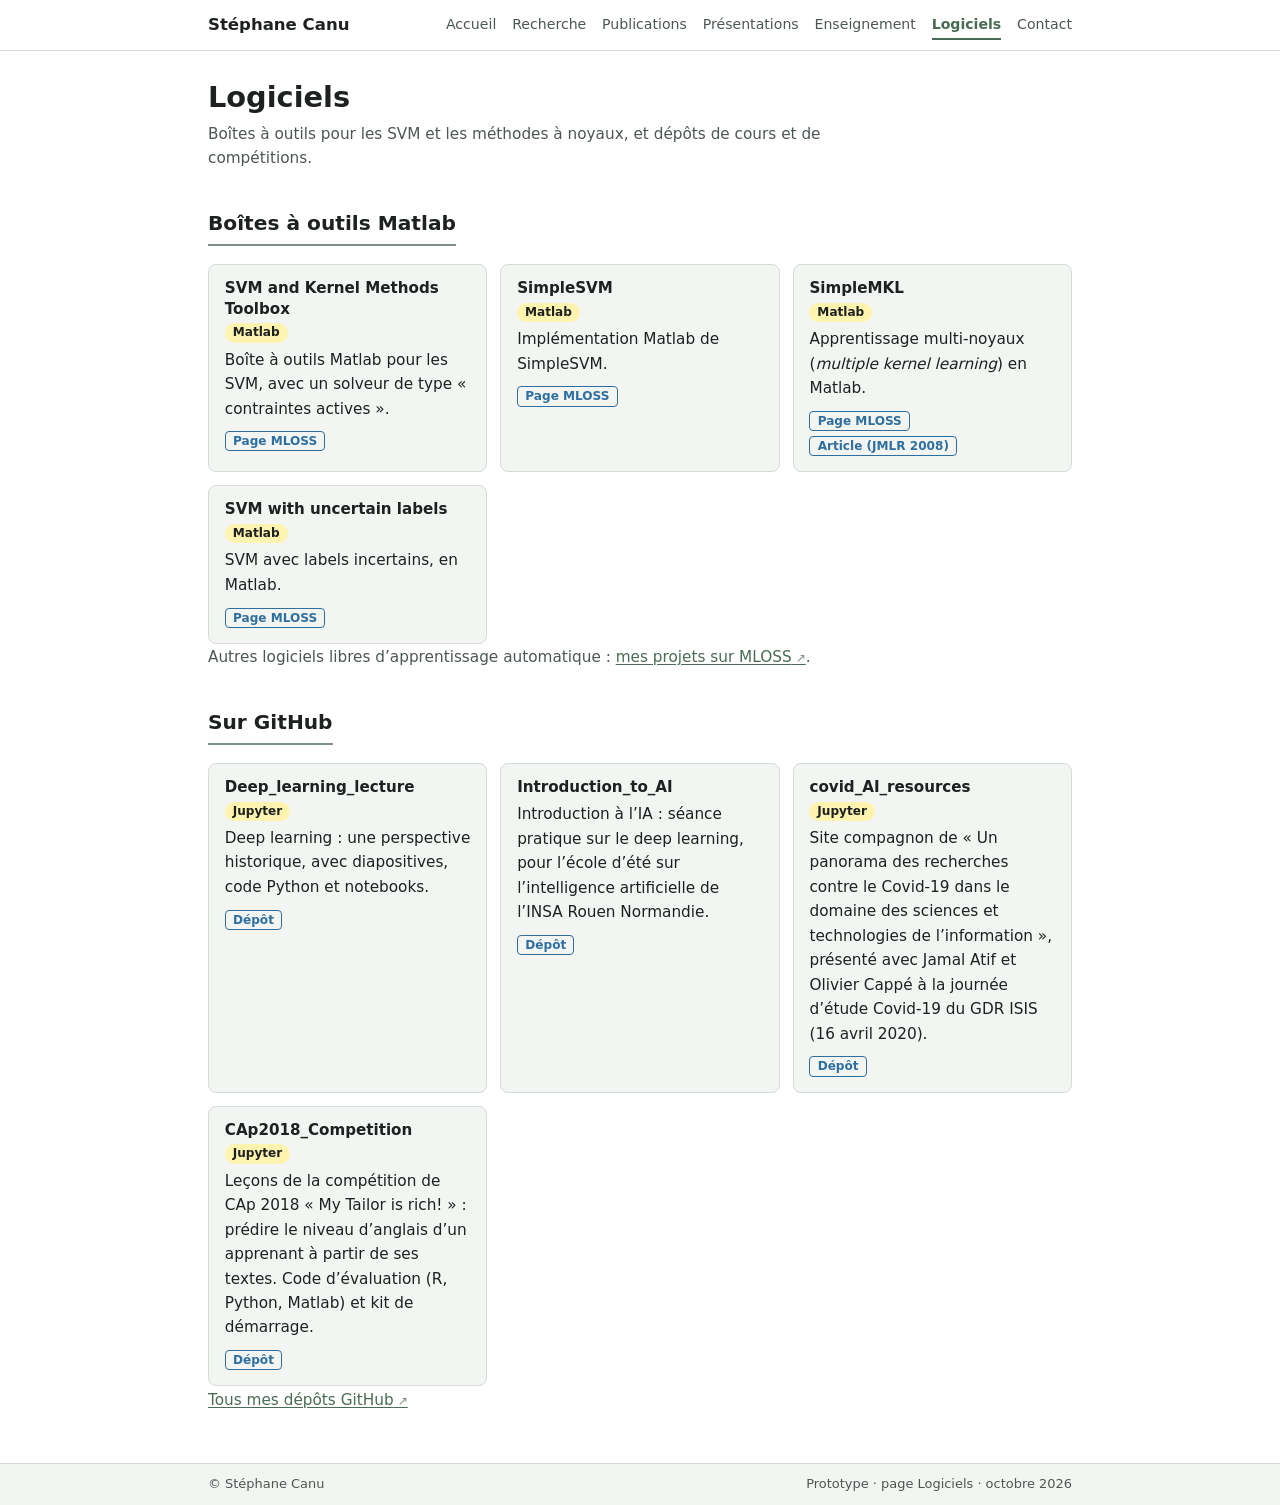
<file: Software.html>
<!doctype html>
<html lang="fr">
<head>
  <meta charset="utf-8">
  <meta name="viewport" content="width=device-width, initial-scale=1">
  <title>Logiciels · Stéphane Canu</title>
  <meta name="description" content="Logiciels de Stéphane Canu : boîtes à outils Matlab pour les SVM et les méthodes à noyaux, dépôts GitHub de cours et de compétitions.">
  <link rel="stylesheet" href="assets/css/style.css">
</head>
<body>
  <a class="skip" href="#contenu">Aller au contenu</a>

  <header class="site-header">
    <div class="bar">
      <a class="brand" href="index.html">Stéphane Canu</a>
      <nav class="nav" aria-label="Navigation principale">
        <a href="index.html">Accueil</a>
        <a href="Projets.html">Recherche</a>
        <a href="Publications.html">Publications</a>
        <a href="Presentation.html">Présentations</a>
        <a href="Enseignement.html">Enseignement</a>
        <a href="Software.html" aria-current="page">Logiciels</a>
        <a href="Contact.html">Contact</a>
      </nav>
    </div>
  </header>

  <main id="contenu">
    <h1 class="page-title">Logiciels</h1>
    <p class="lead">Boîtes à outils pour les SVM et les méthodes à noyaux, et dépôts de cours et de compétitions.</p>

    <section aria-labelledby="matlab">
      <h2 id="matlab">Boîtes à outils Matlab</h2>
      <!-- Les pages MLOSS passent par le miroir statique de la TU Berlin (mloss.org ne répondait plus lors de la migration). -->
      <ul class="courses">
        <li class="course">
          <div class="course-head"><h3>SVM and Kernel Methods Toolbox</h3><span class="level">Matlab</span></div>
          <p>Boîte à outils Matlab pour les SVM, avec un solveur de type « contraintes actives ».</p>
          <p class="chips"><a class="chip" href="https://mloss-static.ml.tu-berlin.de/software/view/33/" target="_blank" rel="noopener">Page MLOSS</a></p>
        </li>
        <li class="course">
          <div class="course-head"><h3>SimpleSVM</h3><span class="level">Matlab</span></div>
          <p>Implémentation Matlab de SimpleSVM.</p>
          <p class="chips"><a class="chip" href="https://mloss-static.ml.tu-berlin.de/software/view/26/" target="_blank" rel="noopener">Page MLOSS</a></p>
        </li>
        <li class="course">
          <div class="course-head"><h3>SimpleMKL</h3><span class="level">Matlab</span></div>
          <p>Apprentissage multi-noyaux (<em>multiple kernel learning</em>) en Matlab.</p>
          <p class="chips"><a class="chip" href="https://mloss-static.ml.tu-berlin.de/software/view/82/" target="_blank" rel="noopener">Page MLOSS</a> <a class="chip" href="https://jmlr.org/papers/v9/rakotomamonjy08a.html" target="_blank" rel="noopener">Article (JMLR 2008)</a></p>
        </li>
        <li class="course">
          <div class="course-head"><h3>SVM with uncertain labels</h3><span class="level">Matlab</span></div>
          <p>SVM avec labels incertains, en Matlab.</p>
          <p class="chips"><a class="chip" href="https://mloss-static.ml.tu-berlin.de/software/view/319/" target="_blank" rel="noopener">Page MLOSS</a></p>
        </li>
      </ul>
      <p class="muted">Autres logiciels libres d’apprentissage automatique : <a href="https://mloss-static.ml.tu-berlin.de/software/author/stephane-canu.html" target="_blank" rel="noopener">mes projets sur MLOSS</a>.</p>
    </section>

    <section aria-labelledby="github">
      <h2 id="github">Sur GitHub</h2>
      <ul class="courses">
        <li class="course">
          <div class="course-head"><h3>Deep_learning_lecture</h3><span class="level">Jupyter</span></div>
          <p>Deep learning : une perspective historique, avec diapositives, code Python et notebooks.</p>
          <p class="chips"><a class="chip" href="https://github.com/StephaneCanu/Deep_learning_lecture" target="_blank" rel="noopener">Dépôt</a></p>
        </li>
        <li class="course">
          <div class="course-head"><h3>Introduction_to_AI</h3></div>
          <p>Introduction à l’IA : séance pratique sur le deep learning, pour l’école d’été sur l’intelligence artificielle de l’INSA Rouen Normandie.</p>
          <p class="chips"><a class="chip" href="https://github.com/StephaneCanu/Introduction_to_AI" target="_blank" rel="noopener">Dépôt</a></p>
        </li>
        <li class="course">
          <div class="course-head"><h3>covid_AI_resources</h3><span class="level">Jupyter</span></div>
          <p>Site compagnon de « Un panorama des recherches contre le Covid-19 dans le domaine des sciences et technologies de l’information », présenté avec Jamal Atif et Olivier Cappé à la journée d’étude Covid-19 du GDR ISIS (16 avril 2020).</p>
          <p class="chips"><a class="chip" href="https://github.com/StephaneCanu/covid_AI_resources" target="_blank" rel="noopener">Dépôt</a></p>
        </li>
        <li class="course">
          <div class="course-head"><h3>CAp2018_Competition</h3><span class="level">Jupyter</span></div>
          <p>Leçons de la compétition de CAp 2018 « My Tailor is rich! » : prédire le niveau d’anglais d’un apprenant à partir de ses textes. Code d’évaluation (R, Python, Matlab) et kit de démarrage.</p>
          <p class="chips"><a class="chip" href="https://github.com/StephaneCanu/CAp2018_Competition" target="_blank" rel="noopener">Dépôt</a></p>
        </li>
      </ul>
      <p class="muted"><a href="https://github.com/StephaneCanu?tab=repositories" target="_blank" rel="noopener">Tous mes dépôts GitHub</a></p>
    </section>
  </main>

  <footer class="site-footer">
    <div class="bar">
      <span>© Stéphane Canu</span>
      <span>Prototype · page Logiciels · octobre 2026</span>
    </div>
  </footer>
</body>
</html>
</file>
<file: assets/css/style.css>
/* Prototype : site personnel de Stéphane Canu. Charte : skill site-design. */
:root {
  --bg: #ffffff;
  --surface: #f3f5f3;
  --border: #d5dbd7;
  --text: #1d211f;
  --muted: #4d5752;
  --sage: #808f84;
  --accent: #4a6b57;
  --visited: #6b7a70;
  --sky: #2f6f9f;
  --mark: #fff3b0;
  --radius: 8px;
  --font: system-ui, -apple-system, "Segoe UI", Roboto, Arial, sans-serif;
}
:root:not([data-theme="light"]) { color-scheme: light dark; }
@media (prefers-color-scheme: dark) {
  :root:not([data-theme="light"]) {
    --bg: #151a17; --surface: #1e2521; --border: #33403a;
    --text: #e8ece9; --muted: #aab4ae;
    --sage: #8fa196; --accent: #9cc4ad; --visited: #a3b0a8; --sky: #8dbbe0; --mark: #4d4720;
  }
}

*, *::before, *::after { box-sizing: border-box; }
html { scroll-behavior: smooth; font-size: 90%; }   /* base réduite : 1rem = 14,4 px */
body {
  margin: 0; background: var(--bg); color: var(--text);
  font: 1.0625rem/1.6 var(--font);
}
a { color: var(--accent); text-underline-offset: 2px; }
a:visited { color: var(--visited); }
a:hover { color: var(--text); }
a[target="_blank"]::after { content: " \2197"; font-size: .8em; color: var(--sage); }
img { max-width: 100%; height: auto; display: block; }
:focus-visible { outline: 3px solid var(--sky); outline-offset: 2px; border-radius: 3px; }

.skip { position: absolute; left: -999px; top: 0; background: var(--mark); color: var(--text); padding: .5rem 1rem; z-index: 10; }
.skip:focus { left: 8px; top: 8px; }

/* En-tête et navigation */
.site-header { position: sticky; top: 0; z-index: 5; background: var(--bg); border-bottom: 1px solid var(--border); }
.bar { max-width: 62rem; margin: 0 auto; padding: .7rem 1rem; display: flex; align-items: center; justify-content: space-between; gap: 1rem; flex-wrap: wrap; }
.brand { font-weight: 650; font-size: 1.15rem; color: var(--text); text-decoration: none; }
.brand:visited { color: var(--text); }
.nav { display: flex; gap: .25rem 1.1rem; flex-wrap: wrap; font-size: .98rem; }
.nav a, .nav a:visited { color: var(--muted); text-decoration: none; padding: .2rem 0; border-bottom: 2px solid transparent; }
.nav a:hover { color: var(--text); border-color: var(--sage); }
.nav a[aria-current="page"] { color: var(--accent); border-color: var(--accent); font-weight: 600; }

/* Bandeau panoramique */
.hero { height: clamp(56px, 6.2vw, 96px); background: var(--surface) url("../img/recherche.jpg") center / cover; border-bottom: 1px solid var(--border); }  /* proportions de recherche.jpg (1207x74) */

main { max-width: 62rem; margin: 0 auto; padding: 0 1rem 3rem; }

/* Bloc identité */
.identity { display: grid; grid-template-columns: 11rem 1fr; gap: 1.75rem; align-items: center; margin-top: -2.5rem; position: relative; }
.portrait {  /* médaillon : photo ronde, liseré blanc puis double anneau sauge */
  width: 11rem; height: 11rem; border-radius: 50%; object-fit: cover; object-position: center 30%;
  border: 5px solid var(--bg); background: var(--surface);
  box-shadow: 0 0 0 3px var(--sage), 0 0 0 4px var(--bg), 0 0 0 5px var(--border), 0 8px 20px rgba(0,0,0,.18);
}
.identity h1 { margin: 3rem 0 .15rem; font-size: 2rem; line-height: 1.2; }
.role { margin: 0; color: var(--muted); }
.contact { margin: .6rem 0 0; font-size: .95rem; color: var(--muted); }
.links { display: flex; flex-wrap: wrap; gap: .5rem; margin: 1rem 0 0; padding: 0; list-style: none; }
.links a, .links a:visited { display: inline-block; padding: .25rem .75rem; border: 1px solid var(--border); border-radius: 999px; text-decoration: none; font-size: .92rem; color: var(--sky); background: var(--bg); }
.links a:hover { background: var(--surface); color: var(--text); border-color: var(--sage); }

/* Sections */
section { margin-top: 2.5rem; }
h2 { font-size: 1.4rem; margin: 0 0 .75rem; padding-bottom: .35rem; border-bottom: 2px solid var(--sage); display: inline-block; }
h3 { font-size: 1.05rem; margin: 1.1rem 0 .25rem; }
ul.tight { padding-left: 1.2rem; margin: .4rem 0; }
ul.tight li { margin: .3rem 0; }
ul.tight time { font-weight: 600; margin-right: .5rem; }
.keywords { display: flex; flex-wrap: wrap; gap: .5rem; padding: 0; list-style: none; }
.keywords li { background: var(--surface); border: 1px solid var(--border); border-radius: var(--radius); padding: .35rem .8rem; }

/* Actualités */
.news { list-style: none; padding: 0; margin: 0; }
.news li { display: grid; grid-template-columns: 6.5rem 1fr; gap: 1rem; padding: .7rem 0; border-bottom: 1px solid var(--border); }
.news time { color: var(--muted); font-variant-numeric: tabular-nums; font-size: .95rem; }
.badge { background: var(--mark); color: var(--text); font-size: .75rem; padding: .05rem .5rem; border-radius: 999px; margin-left: .4rem; vertical-align: middle; }

/* Cartes d'accès aux rubriques */
.cards { display: grid; grid-template-columns: repeat(auto-fit, minmax(13rem, 1fr)); gap: 1rem; }
.card, .card:visited { display: block; padding: 1rem 1.1rem; border: 1px solid var(--border); border-radius: var(--radius); background: var(--surface); color: var(--text); text-decoration: none; }
.card:hover { border-color: var(--sage); }
.card strong { display: block; color: var(--accent); margin-bottom: .15rem; }
.card span { color: var(--muted); font-size: .93rem; }

.site-footer { border-top: 1px solid var(--border); background: var(--surface); color: var(--muted); font-size: .9rem; }
.site-footer .bar { justify-content: space-between; }

@media (max-width: 40rem) {
  .identity { grid-template-columns: 1fr; margin-top: -2rem; gap: .5rem; text-align: left; }
  .identity h1 { margin-top: .5rem; font-size: 1.7rem; }
  .portrait { width: 8rem; height: 8rem; }
  .news li { grid-template-columns: 1fr; gap: .1rem; }
}
@media (prefers-reduced-motion: reduce) { html { scroll-behavior: auto; } }

/* Page Publications */
.page-title { font-size: 2rem; margin: 2rem 0 .5rem; line-height: 1.2; }
.lead { color: var(--muted); max-width: 46rem; margin: 0 0 1rem; }
.notice { background: var(--surface); border-left: 4px solid var(--sage); border-radius: 0 var(--radius) var(--radius) 0; padding: .6rem 1rem; margin: 1rem 0; }
.yearnav { margin: 1.25rem 0 .5rem; }
.yearnav ul { display: flex; flex-wrap: wrap; gap: .4rem; list-style: none; margin: 0; padding: 0; }
.yearnav a, .yearnav a:visited { display: block; padding: .15rem .65rem; border: 1px solid var(--border); border-radius: 999px; text-decoration: none; font-size: .92rem; color: var(--accent); font-variant-numeric: tabular-nums; }
.yearnav a:hover { background: var(--surface); border-color: var(--sage); }
.filter { margin: 1rem 0 0; }
.filter[hidden], .year[hidden], .pubs li[hidden] { display: none; }
.filter label { display: block; font-size: .92rem; color: var(--muted); margin-bottom: .25rem; }
.filter input { width: 100%; max-width: 28rem; font: inherit; padding: .5rem .75rem; border: 1px solid var(--border); border-radius: var(--radius); background: var(--bg); color: var(--text); }
.filter input:focus { border-color: var(--sage); }
#count { margin: .35rem 0 0; font-size: .92rem; color: var(--muted); min-height: 1.4em; }
.year { scroll-margin-top: 7rem; }
.pubs { list-style: none; padding: 0; margin: .25rem 0 0; }
.pubs li { padding: .55rem 0 .55rem .9rem; border-left: 3px solid var(--border); margin: .15rem 0; }
.pubs li:hover { border-left-color: var(--sage); }
.pubs em { font-style: italic; }
@media (max-width: 40rem) { .page-title { font-size: 1.7rem; } }
a.pdf, a.pdf:visited { display: inline-block; font-size: .84rem; font-weight: 600; line-height: 1.5; padding: 0 .5rem; margin-left: .15rem; border: 1px solid var(--accent); border-radius: 4px; text-decoration: none; color: var(--accent); vertical-align: baseline; }
a.pdf:hover { background: var(--accent); color: var(--bg); }
a.pdf[target="_blank"]::after { content: ""; }
.pdf-demo { font-size: .84rem; font-weight: 600; padding: 0 .4rem; border: 1px solid var(--accent); border-radius: 4px; color: var(--accent); }

/* Page Présentations */
.muted { color: var(--muted); margin: .1rem 0 .5rem; }
.talks { list-style: none; padding: 0; margin: .25rem 0 0; }
.talks li { display: grid; grid-template-columns: 9.5rem 1fr; gap: 1rem; padding: .7rem 0; border-bottom: 1px solid var(--border); }
.talks li:last-child { border-bottom: 0; }
.talks time { color: var(--muted); font-size: .95rem; font-variant-numeric: tabular-nums; }
.talks.nodate li { grid-template-columns: 1fr; }
.talks .where { display: block; color: var(--muted); font-size: .95rem; }
.talks .chips { display: block; margin-top: .3rem; }
.talks.nodate .chips { display: inline; margin: 0; }
a.pdf, a.chip, a.chip:visited { display: inline-block; font-size: .84rem; font-weight: 600; line-height: 1.5; padding: 0 .5rem; margin: 0 .15rem .15rem 0; border: 1px solid var(--accent); border-radius: 4px; text-decoration: none; color: var(--accent); }
a.chip { border-color: var(--sky); color: var(--sky); }
a.chip:hover { background: var(--sky); color: var(--bg); }
a.chip[target="_blank"]::after { content: ""; }
@media (max-width: 40rem) { .talks li { grid-template-columns: 1fr; gap: .1rem; } }

/* Page Enseignement */
.courses { list-style: none; padding: 0; margin: .5rem 0 0; display: grid; gap: .9rem; grid-template-columns: repeat(auto-fit, minmax(19rem, 1fr)); }
.course { border: 1px solid var(--border); border-radius: var(--radius); background: var(--surface); padding: .9rem 1.1rem; }
.course h3 { margin: 0; font-size: 1.05rem; line-height: 1.35; color: var(--text); }
.course-head { display: flex; flex-direction: column; gap: .3rem; align-items: flex-start; margin-bottom: .35rem; }
.course p { margin: .3rem 0; }
.course .chips { margin: .5rem 0 0; }
.level { font-size: .84rem; font-weight: 600; padding: 0 .55rem; border-radius: 999px; background: var(--mark); color: var(--text); }
.puzzle { margin: .5rem 0 0; }
.puzzle img { border-radius: var(--radius); border: 1px solid var(--border); }

/* Page Recherche */
.keywords a, .keywords a:visited { text-decoration: none; }
.news .where.inline { display: inline; margin-left: .35rem; color: var(--muted); }
.news .where.inline::before { content: "· "; }
.news .where { display: block; color: var(--muted); font-size: .95rem; }
.svm-figure { margin: 2.5rem 0 0; max-width: 20rem; }
.svm-figure img { border-radius: var(--radius); border: 1px solid var(--border); width: 100%; height: auto; }
.svm-figure figcaption { font-size: .9rem; color: var(--muted); margin-top: .35rem; }

/* Page Contact */
.contact-grid { display: grid; gap: 1rem; grid-template-columns: repeat(auto-fit, minmax(18rem, 1fr)); margin-top: 1rem; }
.card-box { border: 1px solid var(--border); border-radius: var(--radius); background: var(--surface); padding: 1rem 1.25rem; }
.card-box h2 { font-size: 1.15rem; margin: 0 0 .6rem; border: 0; padding: 0; display: block; }
.card-box h3 { font-size: .95rem; margin: 1rem 0 .4rem; color: var(--muted); font-weight: 600; }
address { font-style: normal; }
.plain { list-style: none; padding: 0; margin: 0; }
.plain li { margin: .35rem 0; }
.plain .k { display: inline-block; min-width: 5.5rem; color: var(--muted); font-size: .95rem; }
.banner { margin: 2rem 0 0; }
.banner img { width: 100%; height: auto; border-radius: var(--radius); border: 1px solid var(--border); }
.banner figcaption { font-size: .88rem; color: var(--muted); margin-top: .3rem; text-align: right; }
</file>
